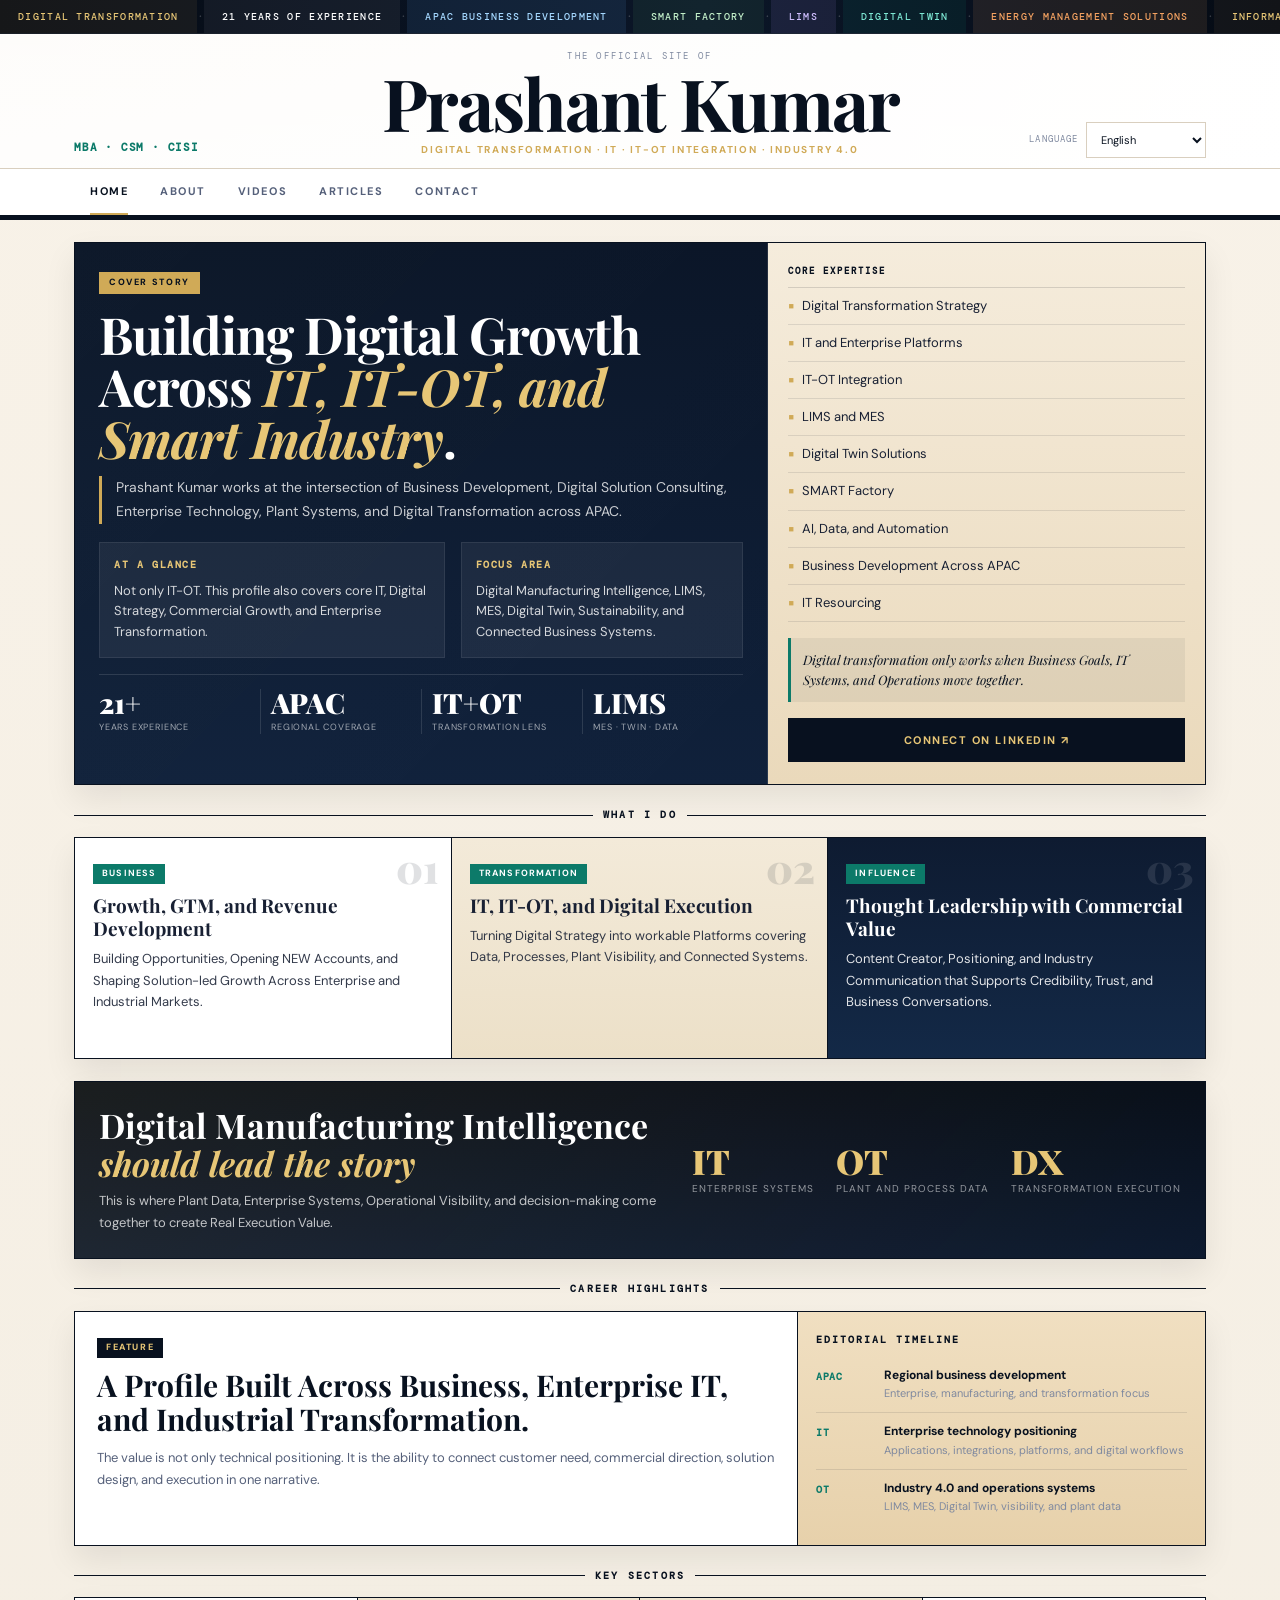
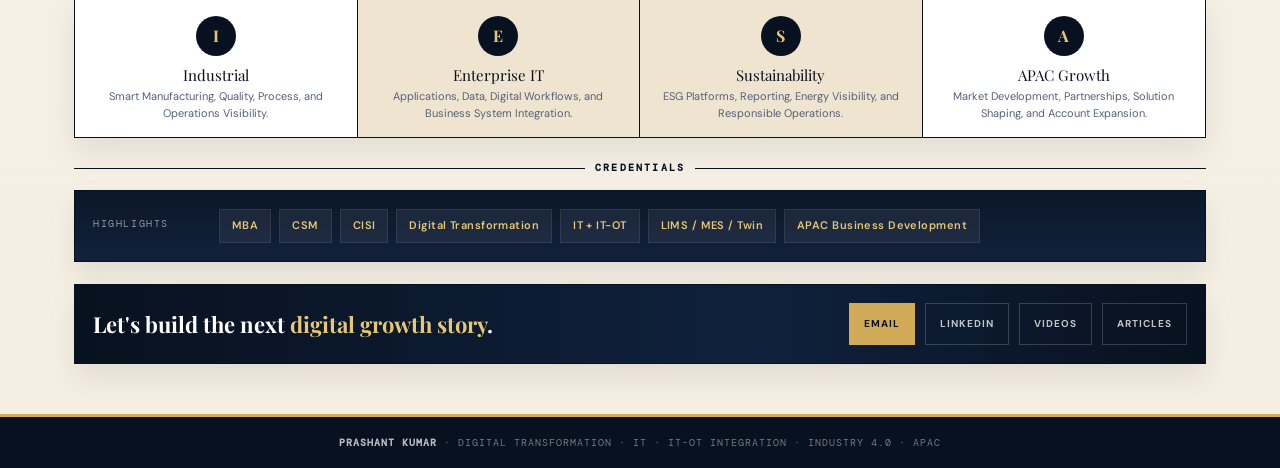
<file: index.html>
<!DOCTYPE html>
<html lang="en" dir="ltr">
<head>
  <meta charset="UTF-8" />
  <meta name="viewport" content="width=device-width, initial-scale=1.0" />
  <title>Prashant Kumar | Digital Transformation Leader</title>
  <link href="https://fonts.googleapis.com/css2?family=Playfair+Display:wght@400;600;700;900&family=DM+Sans:wght@300;400;500;600;700&family=DM+Mono:wght@400;500&display=swap" rel="stylesheet">

  <style>
    *, *::before, *::after {
      box-sizing: border-box;
      margin: 0;
      padding: 0;
    }

    :root{
      --ink:#08111f;
      --ink-2:#10203a;
      --ink-3:#183054;
      --gold:#d0aa57;
      --gold-light:#e7c676;
      --paper:#f5efe4;
      --paper-2:#efe4cf;
      --white:#ffffff;
      --text:#182033;
      --text-mid:#55607a;
      --text-soft:#7f899f;
      --line:#d9cfbf;
      --accent:#0c7a69;
      --max:1180px;
      --shadow:0 14px 30px rgba(0,0,0,0.08);
    }

    html { scroll-behavior: smooth; }

    body{
      font-family:'DM Sans',sans-serif;
      background:linear-gradient(180deg,#f8f2e8 0%,#f4eee3 100%);
      color:var(--text);
      font-size:15px;
      line-height:1.55;
      overflow-x:hidden;
    }

    body.rtl { direction: rtl; text-align: right; }
    a{ color:inherit; text-decoration:none; }
    img{ max-width:100%; display:block; }
    .wrap{ max-width:var(--max); margin:0 auto; }

    /* ── TOPBAR ── */
    .topbar{
      background:linear-gradient(90deg,#050b14,#0b1628 55%,#050b14);
      border-bottom:1px solid rgba(255,255,255,0.08);
      padding:0;
      overflow:hidden;
      height:34px;
      position:relative;
    }

    /* marquee track */
    .topbar-marquee{
      display:flex;
      align-items:center;
      height:34px;
      white-space:nowrap;
      animation: marqueeScroll 28s linear infinite;
    }

    .topbar-marquee:hover{ animation-play-state:paused; }

    @keyframes marqueeScroll{
      0%   { transform:translateX(0); }
      100% { transform:translateX(-50%); }
    }

    /* each word / phrase chip */
    .topbar-chip{
      display:inline-flex;
      align-items:center;
      padding:0 18px;
      height:34px;
      font-family:'DM Mono',monospace;
      font-size:10px;
      letter-spacing:.13em;
      text-transform:uppercase;
      font-weight:500;
      white-space:nowrap;
    }

    /* alternating contrast colours */
    .topbar-chip:nth-child(9n+1)  { color:#e7c676; background:rgba(208,170,87,0.08); }
    .topbar-chip:nth-child(9n+2)  { color:#7ee8d4; background:rgba(12,122,105,0.12); }
    .topbar-chip:nth-child(9n+3)  { color:#fff;    background:rgba(255,255,255,0.05); }
    .topbar-chip:nth-child(9n+4)  { color:#f4a261; background:rgba(244,162,97,0.10); }
    .topbar-chip:nth-child(9n+5)  { color:#a5d8ff; background:rgba(100,180,255,0.10); }
    .topbar-chip:nth-child(9n+6)  { color:#e7c676; background:rgba(208,170,87,0.06); }
    .topbar-chip:nth-child(9n+7)  { color:#c3f0ca; background:rgba(100,200,120,0.08); }
    .topbar-chip:nth-child(9n+8)  { color:#f9d5e5; background:rgba(249,213,229,0.08); }
    .topbar-chip:nth-child(9n+9)  { color:#d0bfff; background:rgba(180,150,255,0.10); }

    /* separator dot between chips */
    .topbar-sep{
      display:inline-block;
      color:rgba(255,255,255,0.22);
      font-size:14px;
      padding:0 2px;
      vertical-align:middle;
    }

    /* ── MASTHEAD ── */
    .masthead{
      background:
        linear-gradient(180deg, rgba(255,255,255,0.86), rgba(255,255,255,0.94)),
        linear-gradient(120deg, #f4ebdd, #fff);
      border-bottom:3px solid var(--ink);
    }

    .masthead-inner{
      max-width:var(--max);
      margin:0 auto;
      display:grid;
      grid-template-columns:1fr auto 1fr;
      gap:18px;
      align-items:end;
      padding:16px 24px 10px;
    }

    .masthead-left,
    .masthead-right{
      font-family:'DM Mono',monospace;
      font-size:10px;
      line-height:1.5;
      letter-spacing:.08em;
      text-transform:uppercase;
      color:var(--text-soft);
    }

    .masthead-left strong{
      display:block;
      color:var(--accent);
      font-size:11px;
      margin-bottom:2px;
    }

    .masthead-center{ text-align:center; }

    .name-pre{
      font-family:'DM Mono',monospace;
      font-size:9px;
      letter-spacing:.25em;
      text-transform:uppercase;
      color:var(--text-soft);
      margin-bottom:4px;
    }

    .masthead-center h1{
      font-family:'Playfair Display',serif;
      font-size:clamp(34px,6vw,72px);
      line-height:.95;
      color:var(--ink);
      letter-spacing:-.03em;
    }

    .tagline{
      margin-top:6px;
      font-size:10px;
      letter-spacing:.18em;
      text-transform:uppercase;
      color:var(--gold);
      font-weight:700;
    }

    .lang-box{
      display:flex;
      justify-content:flex-end;
      align-items:center;
      gap:8px;
      margin-top:8px;
      flex-wrap:wrap;
    }

    .lang-box label{
      font-size:9px;
      color:var(--text-soft);
      text-transform:uppercase;
      letter-spacing:.12em;
      font-family:'DM Mono',monospace;
    }

    .lang-select{
      background:var(--white);
      border:1px solid var(--line);
      color:var(--ink);
      padding:7px 10px;
      font-size:11px;
      min-height:36px;
      font-family:'DM Sans',sans-serif;
      min-width:120px;
    }

    /* ── NAV ── */
    nav{
      background:var(--white);
      border-top:1px solid var(--line);
      border-bottom:2px solid var(--ink);
      position:relative;
    }

    .nav-inner{
      max-width:var(--max);
      margin:0 auto;
      display:flex;
      align-items:center;
      justify-content:space-between;
      padding:0 24px;
    }

    nav ul{ list-style:none; display:flex; gap:0; }

    nav ul li a{
      display:flex;
      align-items:center;
      min-height:46px;
      padding:12px 16px;
      font-size:11px;
      letter-spacing:.14em;
      text-transform:uppercase;
      font-weight:700;
      color:var(--text-mid);
      position:relative;
    }

    nav ul li a:hover,
    nav ul li a.active{ color:var(--ink); }

    nav ul li a.active::after{
      content:"";
      position:absolute;
      left:16px; right:16px; bottom:0;
      height:2px;
      background:var(--gold);
    }

    .nav-toggle{
      display:none;
      border:none;
      background:none;
      min-width:44px; min-height:44px;
      cursor:pointer;
      flex-direction:column;
      justify-content:center;
      gap:4px;
    }

    .nav-toggle span{ width:24px; height:2px; background:var(--ink); display:block; }

    /* ── PAGE WRAP ── */
    .page-wrap{ padding:22px 24px 28px; }

    .section-divider{
      display:flex;
      align-items:center;
      gap:10px;
      margin:0 0 14px;
    }

    .section-divider::before,
    .section-divider::after{
      content:""; height:1px; flex:1; background:var(--ink);
    }

    .section-divider span{
      font-family:'DM Mono',monospace;
      font-size:10px;
      letter-spacing:.22em;
      text-transform:uppercase;
      color:var(--ink);
      font-weight:700;
      white-space:nowrap;
    }

    /* ── HERO ── */
    .hero-grid{
      display:grid;
      grid-template-columns:1.35fr .85fr;
      margin-bottom:22px;
      border:1.5px solid var(--ink);
      box-shadow:var(--shadow);
      overflow:hidden;
    }

    .hero-main{
      background:
        linear-gradient(135deg, rgba(255,255,255,.02), rgba(255,255,255,0)),
        linear-gradient(180deg, #091426 0%, #10213b 100%);
      color:var(--white);
      padding:26px 24px 22px;
      border-right:1.5px solid rgba(255,255,255,0.10);
      position:relative;
    }

    .hero-kicker{
      display:inline-block;
      background:var(--gold);
      color:var(--ink);
      font-size:9px;
      letter-spacing:.18em;
      text-transform:uppercase;
      font-weight:800;
      padding:4px 10px;
      margin-bottom:14px;
    }

    .hero-headline{
      font-family:'Playfair Display',serif;
      font-size:clamp(28px,4vw,52px);
      line-height:1.02;
      margin-bottom:12px;
      letter-spacing:-.02em;
      max-width:780px;
    }

    .hero-headline em{ color:var(--gold-light); font-style:italic; }

    .hero-deck{
      max-width:760px;
      color:rgba(255,255,255,0.78);
      font-size:14px;
      line-height:1.7;
      padding-left:14px;
      border-left:3px solid var(--gold);
      margin-bottom:18px;
    }

    body.rtl .hero-deck{
      padding-left:0; padding-right:14px;
      border-left:none; border-right:3px solid var(--gold);
    }

    .hero-split{
      display:grid;
      grid-template-columns:1.1fr .9fr;
      gap:16px;
      margin-bottom:16px;
    }

    .hero-note{
      background:rgba(255,255,255,0.06);
      border:1px solid rgba(255,255,255,0.08);
      padding:14px;
    }

    .hero-note h3{
      font-size:10px;
      letter-spacing:.16em;
      text-transform:uppercase;
      font-family:'DM Mono',monospace;
      color:var(--gold-light);
      margin-bottom:8px;
    }

    .hero-note p{ font-size:13px; color:rgba(255,255,255,0.82); line-height:1.6; }

    .stat-row{
      display:grid;
      grid-template-columns:repeat(4,1fr);
      gap:0;
      border-top:1px solid rgba(255,255,255,0.12);
      padding-top:14px;
    }

    .stat-item{ padding-right:10px; }

    .stat-item + .stat-item{
      border-left:1px solid rgba(255,255,255,0.12);
      padding-left:10px;
    }

    body.rtl .stat-item{ padding-right:0; padding-left:10px; }
    body.rtl .stat-item + .stat-item{
      border-left:none; border-right:1px solid rgba(255,255,255,0.12);
      padding-left:0; padding-right:10px;
    }

    .stat-num{
      font-family:'Playfair Display',serif;
      font-size:28px;
      line-height:1;
      color:var(--white);
      font-weight:900;
    }

    .stat-num span{ color:var(--gold-light); }

    .stat-label{
      margin-top:4px;
      font-size:9px;
      line-height:1.4;
      letter-spacing:.09em;
      text-transform:uppercase;
      color:rgba(255,255,255,0.60);
    }

    /* ── SIDEBAR ── */
    .hero-sidebar{
      background:linear-gradient(180deg, #f5ecdc 0%, #ead9bb 100%);
      color:var(--text);
      padding:22px 20px;
      display:flex;
      flex-direction:column;
      gap:16px;
    }

    .sidebar-section-title{
      font-size:9px;
      font-family:'DM Mono',monospace;
      text-transform:uppercase;
      letter-spacing:.22em;
      color:var(--ink);
      border-bottom:1px solid rgba(8,17,31,0.14);
      padding-bottom:8px;
      font-weight:700;
    }

    .expertise-list{ list-style:none; display:grid; gap:0; }

    .expertise-list li{
      padding:8px 0;
      font-size:13px;
      border-bottom:1px solid rgba(8,17,31,0.10);
      display:flex;
      align-items:flex-start;
      gap:8px;
      color:var(--text);
    }

    .expertise-list li::before{
      content:"■";
      color:var(--gold);
      font-size:9px;
      margin-top:4px;
    }

    .sidebar-quote{
      background:rgba(8,17,31,0.06);
      border-left:3px solid var(--accent);
      padding:12px;
      font-family:'Playfair Display',serif;
      font-style:italic;
      color:var(--ink);
      line-height:1.55;
      font-size:13px;
    }

    body.rtl .sidebar-quote{ border-left:none; border-right:3px solid var(--accent); }

    .cta-btn{
      min-height:44px;
      display:flex;
      align-items:center;
      justify-content:center;
      padding:10px 14px;
      background:var(--ink);
      color:var(--gold-light);
      font-size:11px;
      text-transform:uppercase;
      letter-spacing:.14em;
      font-weight:700;
      transition:.2s ease;
    }

    .cta-btn:hover{ background:var(--ink-3); }

    /* ── CARD GRID ── */
    .card-grid{
      display:grid;
      grid-template-columns:repeat(3,1fr);
      border:1.5px solid var(--ink);
      margin-bottom:22px;
      overflow:hidden;
      box-shadow:var(--shadow);
    }

    .card-item{
      position:relative;
      padding:22px 18px 18px;
      border-right:1px solid var(--ink);
      min-height:220px;
    }

    .card-item:nth-child(1){ background:var(--white); }
    .card-item:nth-child(2){ background:linear-gradient(180deg,#f3ead9,#ece0c8); }
    .card-item:nth-child(3){ background:linear-gradient(180deg,#0e1b31,#132947); color:var(--white); }
    .card-item:last-child{ border-right:none; }

    .card-num{
      position:absolute;
      top:10px; right:12px;
      font-family:'Playfair Display',serif;
      font-size:40px;
      line-height:1;
      font-weight:900;
      opacity:.12;
    }

    body.rtl .card-num{ right:auto; left:12px; }
    .card-item:nth-child(3) .card-num{ color:#fff; opacity:.10; }
    .card-item:not(:nth-child(3)) .card-num{ color:var(--ink); }

    .card-icon-tag{
      display:inline-block;
      margin-bottom:10px;
      padding:3px 9px;
      font-size:9px;
      font-weight:700;
      text-transform:uppercase;
      letter-spacing:.13em;
      background:var(--accent);
      color:#fff;
    }

    .card-title{ font-family:'Playfair Display',serif; font-size:19px; line-height:1.22; margin-bottom:8px; }
    .card-body{ font-size:13px; line-height:1.65; color:inherit; opacity:.88; }

    /* ── TL BANNER ── */
    .tl-banner{
      display:grid;
      grid-template-columns:1fr auto;
      gap:24px;
      align-items:center;
      background:
        linear-gradient(135deg, rgba(208,170,87,0.10), rgba(208,170,87,0)),
        linear-gradient(180deg, #060d18 0%, #0d1a2f 100%);
      color:#fff;
      padding:24px;
      border:1.5px solid var(--ink);
      margin-bottom:22px;
      box-shadow:var(--shadow);
    }

    .tl-banner-title{
      font-family:'Playfair Display',serif;
      font-size:clamp(22px,3vw,34px);
      line-height:1.12;
      margin-bottom:8px;
    }

    .tl-banner-title em{ color:var(--gold-light); font-style:italic; }

    .tl-banner-sub{
      font-size:13px;
      line-height:1.7;
      color:rgba(255,255,255,.74);
      max-width:760px;
    }

    .tl-metrics{ display:flex; gap:22px; flex-wrap:wrap; }

    .tl-metric-val{
      font-family:'Playfair Display',serif;
      font-size:34px;
      line-height:1;
      color:var(--gold-light);
      font-weight:900;
    }

    .tl-metric-label{
      margin-top:4px;
      font-size:10px;
      line-height:1.4;
      text-transform:uppercase;
      letter-spacing:.10em;
      color:rgba(255,255,255,.55);
    }

    /* ── FEATURE ROW ── */
    .feature-row{
      display:grid;
      grid-template-columns:1.6fr .9fr;
      border:1.5px solid var(--ink);
      margin-bottom:22px;
      overflow:hidden;
      box-shadow:var(--shadow);
    }

    .feature-main{
      background:var(--white);
      padding:22px 22px 18px;
      border-right:1.5px solid var(--ink);
    }

    .feature-side{
      background:linear-gradient(180deg,#f0dfc1 0%, #e7d1ab 100%);
      padding:20px 18px;
    }

    .feature-kicker{
      display:inline-block;
      margin-bottom:10px;
      padding:3px 9px;
      background:var(--ink);
      color:var(--gold-light);
      font-size:9px;
      letter-spacing:.18em;
      text-transform:uppercase;
      font-weight:800;
    }

    .feature-title{
      font-family:'Playfair Display',serif;
      font-size:clamp(22px,2.6vw,30px);
      line-height:1.15;
      margin-bottom:10px;
      color:var(--ink);
    }

    .feature-body{ font-size:13px; line-height:1.7; color:var(--text-mid); }

    .timeline-label{
      font-family:'DM Mono',monospace;
      font-size:10px;
      letter-spacing:.20em;
      text-transform:uppercase;
      color:var(--ink);
      font-weight:700;
      margin-bottom:10px;
    }

    .timeline{ list-style:none; display:grid; gap:0; }

    .timeline li{
      display:flex;
      gap:12px;
      align-items:flex-start;
      padding:10px 0;
      border-bottom:1px solid rgba(8,17,31,0.10);
    }

    .timeline li:last-child{ border-bottom:none; }

    .tl-year{
      min-width:56px;
      font-family:'DM Mono',monospace;
      font-size:10px;
      letter-spacing:.06em;
      color:var(--accent);
      font-weight:700;
      padding-top:2px;
    }

    .tl-role{ font-size:12px; line-height:1.35; color:var(--ink); font-weight:700; }
    .tl-company{ font-size:11px; color:var(--text-soft); margin-top:2px; }

    /* ── SECTORS ── */
    .sectors-grid{
      display:grid;
      grid-template-columns:repeat(4,1fr);
      border:1.5px solid var(--ink);
      margin-bottom:22px;
      overflow:hidden;
      box-shadow:var(--shadow);
    }

    .sector-item{
      padding:18px 14px 16px;
      border-right:1px solid var(--ink);
      text-align:center;
    }

    .sector-item:nth-child(1),.sector-item:nth-child(4){ background:var(--white); }
    .sector-item:nth-child(2),.sector-item:nth-child(3){ background:var(--paper-2); }
    .sector-item:last-child{ border-right:none; }

    .sector-icon{
      width:40px; height:40px;
      border-radius:50%;
      background:var(--ink);
      color:var(--gold-light);
      display:flex;
      align-items:center;
      justify-content:center;
      margin:0 auto 10px;
      font-family:'Playfair Display',serif;
      font-size:16px;
      font-weight:700;
    }

    .sector-name{ font-family:'Playfair Display',serif; font-size:15px; line-height:1.2; margin-bottom:4px; color:var(--ink); }
    .sector-desc{ font-size:11px; line-height:1.5; color:var(--text-mid); }

    /* ── CERTS ── */
    .cert-row{
      display:flex;
      align-items:flex-start;
      gap:16px;
      flex-wrap:wrap;
      background:linear-gradient(180deg,#0b1729,#12213a);
      border:1.5px solid var(--ink);
      padding:18px;
      margin-bottom:22px;
      box-shadow:var(--shadow);
    }

    .cert-label{
      min-width:110px;
      color:rgba(255,255,255,0.55);
      font-family:'DM Mono',monospace;
      font-size:10px;
      text-transform:uppercase;
      letter-spacing:.16em;
      padding-top:7px;
    }

    .cert-pills{ display:flex; gap:8px; flex-wrap:wrap; flex:1; }

    .cert-pill{
      min-height:34px;
      display:flex;
      align-items:center;
      padding:7px 12px;
      background:rgba(255,255,255,0.06);
      border:1px solid rgba(255,255,255,0.08);
      color:var(--gold-light);
      font-size:11px;
      font-weight:600;
      letter-spacing:.04em;
    }

    /* ── CONTACT ── */
    .contact-strip{
      display:flex;
      align-items:center;
      justify-content:space-between;
      gap:14px;
      flex-wrap:wrap;
      background:linear-gradient(90deg,#08111f,#0f213c 60%,#08111f);
      border:1.5px solid var(--ink);
      padding:18px;
      margin-bottom:22px;
      box-shadow:var(--shadow);
    }

    .contact-strip-left{
      font-family:'Playfair Display',serif;
      font-size:22px;
      line-height:1.2;
      color:#fff;
      font-weight:700;
    }

    .contact-strip-left span{ color:var(--gold-light); }

    .contact-links{ display:flex; gap:10px; flex-wrap:wrap; }

    .contact-link{
      min-height:42px;
      display:flex;
      align-items:center;
      justify-content:center;
      padding:10px 14px;
      border:1px solid rgba(255,255,255,0.18);
      color:rgba(255,255,255,0.75);
      font-size:10px;
      text-transform:uppercase;
      letter-spacing:.10em;
      font-weight:700;
    }

    .contact-link.primary{ background:var(--gold); color:var(--ink); border-color:var(--gold); }

    footer{
      background:var(--ink);
      color:rgba(255,255,255,0.44);
      border-top:3px solid var(--gold);
      text-align:center;
      padding:16px 18px;
      font-family:'DM Mono',monospace;
      font-size:10px;
      line-height:1.9;
      letter-spacing:.10em;
      text-transform:uppercase;
    }

    footer strong{ color:rgba(255,255,255,0.72); }

    /* ── RESPONSIVE ── */
    @media (max-width:1024px){
      .masthead-inner{ grid-template-columns:1fr auto; align-items:center; }
      .masthead-right{ display:none; }
      .masthead-left{ text-align:right; }
      .hero-grid,.feature-row,.tl-banner{ grid-template-columns:1fr; }
      .hero-main,.feature-main{ border-right:none; border-bottom:1.5px solid var(--ink); }
      .card-grid{ grid-template-columns:1fr 1fr; }
      .card-item:nth-child(2){ border-right:none; }
      .card-item:nth-child(3){ grid-column:1 / -1; border-top:1px solid var(--ink); }
      .sectors-grid{ grid-template-columns:1fr 1fr; }
      .sector-item:nth-child(2){ border-right:none; }
      .sector-item:nth-child(3),.sector-item:nth-child(4){ border-top:1px solid var(--ink); }
      .sector-item:nth-child(4){ border-right:none; }
      .stat-row{ grid-template-columns:repeat(2,1fr); gap:10px; }
      .stat-item + .stat-item{ border-left:none; padding-left:0; }
      body.rtl .stat-item + .stat-item{ border-right:none; padding-right:0; }
      .stat-item{ border-bottom:1px solid rgba(255,255,255,0.10); padding-bottom:10px; }
      .stat-item:nth-child(3),.stat-item:nth-child(4){ border-bottom:none; }
    }

    @media (max-width:640px){
      .masthead-inner{ grid-template-columns:1fr; text-align:center; padding:14px 16px 10px; gap:8px; }
      .masthead-left{ order:3; text-align:center; }
      .masthead-center{ order:1; }
      .masthead-center h1{ font-size:clamp(30px,12vw,46px); }
      .tagline{ font-size:9px; letter-spacing:.10em; }
      .lang-box{ justify-content:center; }
      .nav-toggle{ display:flex; }
      .nav-inner{ padding:0 16px; }
      nav ul{
        position:absolute; top:100%; left:0; right:0;
        background:var(--white);
        border-bottom:2px solid var(--ink);
        flex-direction:column;
        display:none; z-index:10;
      }
      nav ul.open{ display:flex; }
      nav ul li{ border-bottom:1px solid var(--line); }
      nav ul li:last-child{ border-bottom:none; }
      nav ul li a{ min-height:50px; padding:14px 18px; font-size:12px; }
      nav ul li a.active::after{ display:none; }
      nav ul li a.active{ background:var(--paper); }
      .page-wrap{ padding:16px; }
      .hero-main,.hero-sidebar,.feature-main,.feature-side,.tl-banner{ padding:18px 16px; }
      .hero-split{ grid-template-columns:1fr; gap:10px; }
      .hero-headline{ font-size:clamp(24px,8vw,36px); }
      .hero-deck{ font-size:13px; }
      .card-grid{ grid-template-columns:1fr; }
      .card-item{ border-right:none !important; border-bottom:1px solid var(--ink); min-height:auto; }
      .card-item:last-child{ border-bottom:none; }
      .sectors-grid{ grid-template-columns:1fr 1fr; }
      .contact-strip{ flex-direction:column; align-items:flex-start; }
      .contact-links{ width:100%; }
      .contact-link{ flex:1 1 calc(50% - 10px); }
      .tl-metrics{ width:100%; justify-content:space-between; }
    }

    @media (max-width:380px){
      .sectors-grid{ grid-template-columns:1fr; }
      .sector-item{ border-right:none !important; border-bottom:1px solid var(--ink); }
      .sector-item:last-child{ border-bottom:none; }
      .contact-link{ flex:1 1 100%; }
    }
  </style>
</head>
<body>

  <!-- ═══════════════ TOP BAR ═══════════════ -->
  <div class="topbar" aria-label="Expertise ticker">
    <div class="topbar-marquee" id="topbarMarquee">
      <!-- chips inserted by JS (doubled for seamless loop) -->
    </div>
  </div>

  <header class="masthead">
    <div class="masthead-inner">
      <div class="masthead-left">
        <strong id="leftStrong">MBA · CSM · CISI</strong>
      </div>

      <div class="masthead-center">
        <p class="name-pre" id="namePre">The Official Site of</p>
        <h1>Prashant Kumar</h1>
        <p class="tagline" id="tagline">Digital Transformation · ERP · Factory Automation · Industry 4.0 · LinkedIn Influencer · Singapore</p>
      </div>

      <div class="masthead-right">
        <div class="lang-box">
          <label for="langSwitch" id="langLabel">Language</label>
          <select id="langSwitch" class="lang-select">
            <option value="en">English</option>
            <option value="ja">Japanese</option>
            <option value="ko">Korean</option>
            <option value="zh">Chinese</option>
            <option value="th">Thai</option>
            <option value="vi">Vietnamese</option>
            <option value="fr">French</option>
            <option value="de">German</option>
            <option value="it">Italian</option>
            <option value="es">Spanish</option>
            <option value="ar">Arabic</option>
          </select>
        </div>
      </div>
    </div>

    <nav>
      <div class="nav-inner">
        <ul id="nav-menu">
          <li><a href="index.html" class="active" id="navHome">Home</a></li>
          <li><a href="about.html"    id="navAbout">About</a></li>
          <li><a href="videos.html"   id="navVideos">Videos</a></li>
          <li><a href="articles.html" id="navArticles">Articles</a></li>
          <li><a href="contact.html"  id="navContact">Contact</a></li>
        </ul>
        <button class="nav-toggle" id="nav-toggle" aria-label="Open menu" aria-expanded="false">
          <span></span><span></span><span></span>
        </button>
      </div>
    </nav>
  </header>

  <main class="page-wrap wrap">

    <section class="hero-grid">
      <div class="hero-main">
        <span class="hero-kicker" id="heroKicker">Cover Story</span>
        <h2 class="hero-headline" id="heroHeadline">
          Building Digital Growth Across <em>IT, IT-OT, and Smart Industry</em>.
        </h2>
        <p class="hero-deck" id="heroDeck">
          Prashant Kumar works at the intersection of Business Development, Digital Solution Consulting, Enterprise Technology, Plant Systems, and Digital Transformation across APAC.
        </p>
        <div class="hero-split">
          <div class="hero-note">
            <h3 id="note1Title">At a Glance</h3>
            <p id="note1Body">Not only IT-OT. This profile also covers core IT, Digital Strategy, Commercial Growth, and Enterprise Transformation.</p>
          </div>
          <div class="hero-note">
            <h3 id="note2Title">Focus Area</h3>
            <p id="note2Body">Digital Manufacturing Intelligence, LIMS, MES, Digital Twin, Sustainability, and Connected Business Systems.</p>
          </div>
        </div>
        <div class="stat-row">
          <div class="stat-item">
            <div class="stat-num" id="statNum1">21+</div>
            <div class="stat-label" id="stat1">Years Experience</div>
          </div>
          <div class="stat-item">
            <div class="stat-num" id="statNum2">APAC</div>
            <div class="stat-label" id="stat2">Regional Coverage</div>
          </div>
          <div class="stat-item">
            <div class="stat-num" id="statNum3">IT+OT</div>
            <div class="stat-label" id="stat3">Transformation Lens</div>
          </div>
          <div class="stat-item">
            <div class="stat-num" id="statNum4">LIMS</div>
            <div class="stat-label" id="stat4">MES · Twin · Data</div>
          </div>
        </div>
      </div>

      <aside class="hero-sidebar">
        <div>
          <div class="sidebar-section-title" id="expertiseTitle">Core Expertise</div>
          <ul class="expertise-list">
            <li id="exp1">Digital Transformation Strategy</li>
            <li id="exp2">IT and Enterprise Platforms</li>
            <li id="exp3">IT-OT Integration</li>
            <li id="exp4">LIMS and MES</li>
            <li id="exp5">Digital Twin Solutions</li>
            <li id="exp6">SMART Factory</li>
            <li id="exp7">AI, Data, and Automation</li>
            <li id="exp8">Business Development Across APAC</li>
            <li id="exp9">IT Resourcing</li>
          </ul>
        </div>
        <div class="sidebar-quote" id="quote">
          Digital transformation only works when Business Goals, IT Systems, and Operations move together.
        </div>
        <a class="cta-btn" href="https://www.linkedin.com/in/prashant-kumar-digital/" target="_blank" rel="noreferrer" id="ctaLinkedIn">
          Connect on LinkedIn ↗
        </a>
      </aside>
    </section>

    <div class="section-divider"><span id="divider1">What I Do</span></div>

    <section class="card-grid">
      <article class="card-item">
        <span class="card-num">01</span>
        <span class="card-icon-tag" id="cardTag1">Business</span>
        <h3 class="card-title" id="cardTitle1">Growth, GTM, and Revenue Development</h3>
        <p class="card-body" id="cardBody1">Building Opportunities, Opening NEW Accounts, and Shaping Solution-led Growth Across Enterprise and Industrial Markets.</p>
      </article>
      <article class="card-item">
        <span class="card-num">02</span>
        <span class="card-icon-tag" id="cardTag2">Transformation</span>
        <h3 class="card-title" id="cardTitle2">IT, IT-OT, and Digital Execution</h3>
        <p class="card-body" id="cardBody2">Turning Digital Strategy into workable Platforms covering Data, Processes, Plant Visibility, and Connected Systems.</p>
      </article>
      <article class="card-item">
        <span class="card-num">03</span>
        <span class="card-icon-tag" id="cardTag3">Influence</span>
        <h3 class="card-title" id="cardTitle3">Thought Leadership with Commercial Value</h3>
        <p class="card-body" id="cardBody3">Content Creator, Positioning, and Industry Communication that Supports Credibility, Trust, and Business Conversations.</p>
      </article>
    </section>

    <section class="tl-banner">
      <div>
        <h3 class="tl-banner-title" id="bannerTitle">Digital Manufacturing Intelligence <em>should lead the story</em></h3>
        <p class="tl-banner-sub" id="bannerBody">This is where Plant Data, Enterprise Systems, Operational Visibility, and decision-making come together to create Real Execution Value.</p>
      </div>
      <div class="tl-metrics">
        <div>
          <div class="tl-metric-val" id="metricVal1">IT</div>
          <div class="tl-metric-label" id="metric1">Enterprise Systems</div>
        </div>
        <div>
          <div class="tl-metric-val" id="metricVal2">OT</div>
          <div class="tl-metric-label" id="metric2">Plant and Process Data</div>
        </div>
        <div>
          <div class="tl-metric-val" id="metricVal3">DX</div>
          <div class="tl-metric-label" id="metric3">Transformation Execution</div>
        </div>
      </div>
    </section>

    <div class="section-divider"><span id="divider2">Career Highlights</span></div>

    <section class="feature-row">
      <div class="feature-main">
        <span class="feature-kicker" id="featureKicker">Feature</span>
        <h3 class="feature-title" id="featureTitle">A Profile Built Across Business, Enterprise IT, and Industrial Transformation.</h3>
        <p class="feature-body" id="featureBody">The value is not only technical positioning. It is the ability to connect customer need, commercial direction, solution design, and execution in one narrative.</p>
      </div>
      <div class="feature-side">
        <div class="timeline-label" id="timelineTitle">Editorial Timeline</div>
        <ul class="timeline">
          <li>
            <div class="tl-year" id="timeYear1">APAC</div>
            <div>
              <div class="tl-role" id="time1Role">Regional business development</div>
              <div class="tl-company" id="time1Comp">Enterprise, manufacturing, and transformation focus</div>
            </div>
          </li>
          <li>
            <div class="tl-year" id="timeYear2">IT</div>
            <div>
              <div class="tl-role" id="time2Role">Enterprise technology positioning</div>
              <div class="tl-company" id="time2Comp">Applications, integrations, platforms, and digital workflows</div>
            </div>
          </li>
          <li>
            <div class="tl-year" id="timeYear3">OT</div>
            <div>
              <div class="tl-role" id="time3Role">Industry 4.0 and operations systems</div>
              <div class="tl-company" id="time3Comp">LIMS, MES, Digital Twin, visibility, and plant data</div>
            </div>
          </li>
        </ul>
      </div>
    </section>

    <div class="section-divider"><span id="divider3">Key Sectors</span></div>

    <section class="sectors-grid">
      <div class="sector-item">
        <div class="sector-icon" id="sectorIcon1">I</div>
        <div class="sector-name" id="sector1">Industrial</div>
        <div class="sector-desc" id="sector1Desc">Smart Manufacturing, Quality, Process, and Operations Visibility.</div>
      </div>
      <div class="sector-item">
        <div class="sector-icon" id="sectorIcon2">E</div>
        <div class="sector-name" id="sector2">Enterprise IT</div>
        <div class="sector-desc" id="sector2Desc">Applications, Data, Digital Workflows, and Business System Integration.</div>
      </div>
      <div class="sector-item">
        <div class="sector-icon" id="sectorIcon3">S</div>
        <div class="sector-name" id="sector3">Sustainability</div>
        <div class="sector-desc" id="sector3Desc">ESG Platforms, Reporting, Energy Visibility, and Responsible Operations.</div>
      </div>
      <div class="sector-item">
        <div class="sector-icon" id="sectorIcon4">A</div>
        <div class="sector-name" id="sector4">APAC Growth</div>
        <div class="sector-desc" id="sector4Desc">Market Development, Partnerships, Solution Shaping, and Account Expansion.</div>
      </div>
    </section>

    <div class="section-divider"><span id="divider4">Credentials</span></div>

    <section class="cert-row">
      <div class="cert-label" id="credLabel">Highlights</div>
      <div class="cert-pills">
        <span class="cert-pill" id="pillMBA">MBA</span>
        <span class="cert-pill" id="pillCSM">CSM</span>
        <span class="cert-pill" id="pillCISI">CISI</span>
        <span class="cert-pill" id="pill1">Digital Transformation</span>
        <span class="cert-pill" id="pill2">IT + IT-OT</span>
        <span class="cert-pill" id="pill3">LIMS / MES / Twin</span>
        <span class="cert-pill" id="pill4">APAC Business Development</span>
      </div>
    </section>

    <section class="contact-strip">
      <div class="contact-strip-left" id="contactLine">
        Let's build the next <span>digital growth story</span>.
      </div>
      <div class="contact-links">
        <a class="contact-link primary" href="mailto:prashantkumar18@gmail.com" id="contactEmail">Email</a>
        <a class="contact-link" href="https://www.linkedin.com/in/prashant-kumar-digital/" target="_blank" rel="noreferrer" id="contactLinkedIn">LinkedIn</a>
        <a class="contact-link" href="videos.html"   id="contactVideos">Videos</a>
        <a class="contact-link" href="articles.html" id="contactArticles">Articles</a>
      </div>
    </section>

  </main>

  <footer id="footerText">
    <strong>Prashant Kumar</strong> · Digital Transformation · IT · IT-OT Integration · Industry 4.0 · APAC
  </footer>

  <script>
  /* ─── TOPBAR MARQUEE ─── */
  const CHIPS = [
    "Digital Transformation",
    "21 Years of Experience",
    "APAC Business Development",
    "SMART Factory",
    "LIMS",
    "Digital Twin",
    "Energy Management Solutions",
    "Information Technology",
    "IT-OT Data",
    "AI Development & Deployment"
  ];

  function buildMarquee() {
    const track = document.getElementById('topbarMarquee');
    if (!track) return;

    // Build one full set, then duplicate for seamless looping
    const allChips = [...CHIPS, ...CHIPS];

    allChips.forEach((text, i) => {
      const chip = document.createElement('span');
      chip.className = 'topbar-chip';
      chip.textContent = text;
      track.appendChild(chip);

      if (i < allChips.length - 1) {
        const sep = document.createElement('span');
        sep.className = 'topbar-sep';
        sep.textContent = '·';
        track.appendChild(sep);
      }
    });
  }

  buildMarquee();

  /* ─── NAV TOGGLE ─── */
  const navToggle = document.getElementById('nav-toggle');
  const navMenu   = document.getElementById('nav-menu');

  if (navToggle && navMenu) {
    navToggle.addEventListener('click', () => {
      navMenu.classList.toggle('open');
      const expanded = navMenu.classList.contains('open');
      navToggle.setAttribute('aria-expanded', expanded ? 'true' : 'false');
      navToggle.setAttribute('aria-label', expanded ? 'Close menu' : 'Open menu');
    });

    navMenu.querySelectorAll('a').forEach(link => {
      link.addEventListener('click', () => {
        navMenu.classList.remove('open');
        navToggle.setAttribute('aria-expanded', 'false');
        navToggle.setAttribute('aria-label', 'Open menu');
      });
    });

    document.addEventListener('click', (e) => {
      if (!e.target.closest('nav')) {
        navMenu.classList.remove('open');
        navToggle.setAttribute('aria-expanded', 'false');
        navToggle.setAttribute('aria-label', 'Open menu');
      }
    });
  }

  /* ─── TRANSLATIONS ─── */
  const translations = {
    en: {
      topbarText: "Singapore • APAC • Digital Transformation • IT + IT-OT • Industry 4.0",
      leftStrong: "MBA · CSM · CISI",
      namePre: "The Official Site of",
      tagline: "Digital Transformation · IT · IT-OT Integration · Industry 4.0",
      langLabel: "Language",
      navHome: "Home", navAbout: "About", navVideos: "Videos", navArticles: "Articles", navContact: "Contact",
      heroKicker: "Cover Story",
      heroHeadline: "Building Digital Growth Across <em>IT, IT-OT, and Smart Industry</em>.",
      heroDeck: "Prashant Kumar works at the intersection of Business Development, Digital Solution Consulting, Enterprise Technology, Plant Systems, and Digital Transformation across APAC.",
      note1Title: "At a Glance",
      note1Body: "Not only IT-OT. This profile also covers core IT, Digital Strategy, Commercial Growth, and Enterprise Transformation.",
      note2Title: "Focus Area",
      note2Body: "Digital Manufacturing Intelligence, LIMS, MES, Digital Twin, Sustainability, and Connected Business Systems.",
      statNum1: "21+", stat1: "Years Experience",
      statNum2: "APAC", stat2: "Regional Coverage",
      statNum3: "IT+OT", stat3: "Transformation Lens",
      statNum4: "LIMS", stat4: "MES · Twin · Data",
      expertiseTitle: "Core Expertise",
      exp1: "Digital Transformation Strategy", exp2: "IT and Enterprise Platforms", exp3: "IT-OT Integration",
      exp4: "LIMS and MES", exp5: "Digital Twin Solutions", exp6: "SMART Factory",
      exp7: "AI, Data, and Automation", exp8: "Business Development Across APAC", exp9: "IT Resourcing",
      quote: "Digital transformation only works when Business Goals, IT Systems, and Operations move together.",
      ctaLinkedIn: "Connect on LinkedIn ↗",
      divider1: "What I Do",
      cardTag1: "Business", cardTitle1: "Growth, GTM, and Revenue Development",
      cardBody1: "Building Opportunities, Opening NEW Accounts, and Shaping Solution-led Growth Across Enterprise and Industrial Markets.",
      cardTag2: "Transformation", cardTitle2: "IT, IT-OT, and Digital Execution",
      cardBody2: "Turning Digital Strategy into workable Platforms covering Data, Processes, Plant Visibility, and Connected Systems.",
      cardTag3: "Influence", cardTitle3: "Thought Leadership with Commercial Value",
      cardBody3: "Content Creator, Positioning, and Industry Communication that Supports Credibility, Trust, and Business Conversations.",
      bannerTitle: "Digital Manufacturing Intelligence <em>should lead the story</em>",
      bannerBody: "This is where Plant Data, Enterprise Systems, Operational Visibility, and decision-making come together to create Real Execution Value.",
      metricVal1: "IT", metric1: "Enterprise Systems",
      metricVal2: "OT", metric2: "Plant and Process Data",
      metricVal3: "DX", metric3: "Transformation Execution",
      divider2: "Career Highlights",
      featureKicker: "Feature",
      featureTitle: "A Profile Built Across Business, Enterprise IT, and Industrial Transformation.",
      featureBody: "The value is not only technical positioning. It is the ability to connect customer need, commercial direction, solution design, and execution in one narrative.",
      timelineTitle: "Editorial Timeline",
      timeYear1: "APAC", time1Role: "Regional business development", time1Comp: "Enterprise, manufacturing, and transformation focus",
      timeYear2: "IT", time2Role: "Enterprise technology positioning", time2Comp: "Applications, integrations, platforms, and digital workflows",
      timeYear3: "OT", time3Role: "Industry 4.0 and operations systems", time3Comp: "LIMS, MES, Digital Twin, visibility, and plant data",
      divider3: "Key Sectors",
      sectorIcon1: "I", sector1: "Industrial", sector1Desc: "Smart Manufacturing, Quality, Process, and Operations Visibility.",
      sectorIcon2: "E", sector2: "Enterprise IT", sector2Desc: "Applications, Data, Digital Workflows, and Business System Integration.",
      sectorIcon3: "S", sector3: "Sustainability", sector3Desc: "ESG Platforms, Reporting, Energy Visibility, and Responsible Operations.",
      sectorIcon4: "A", sector4: "APAC Growth", sector4Desc: "Market Development, Partnerships, Solution Shaping, and Account Expansion.",
      divider4: "Credentials", credLabel: "Highlights",
      pillMBA: "MBA", pillCSM: "CSM", pillCISI: "CISI",
      pill1: "Digital Transformation", pill2: "IT + IT-OT", pill3: "LIMS / MES / Twin", pill4: "APAC Business Development",
      contactLine: "Let's build the next <span>digital growth story</span>.",
      contactEmail: "Email", contactLinkedIn: "LinkedIn", contactVideos: "Videos", contactArticles: "Articles",
      footerText: "<strong>Prashant Kumar</strong> · Digital Transformation · IT · IT-OT Integration · Industry 4.0 · APAC"
    },

    ja: {
      leftStrong: "MBA · CSM · CISI", namePre: "公式サイト",
      tagline: "デジタルトランスフォーメーション · IT · IT-OT統合 · インダストリー4.0",
      langLabel: "言語", navHome: "ホーム", navAbout: "概要", navVideos: "動画", navArticles: "記事", navContact: "連絡先",
      heroKicker: "特集",
      heroHeadline: "<em>IT、IT-OT、スマート産業</em>を横断してデジタル成長をつくる。",
      heroDeck: "Prashant Kumarは、APAC全域で事業開発、企業IT、現場システム、デジタル変革をつなぎます。",
      note1Title: "概要", note1Body: "IT-OTだけではありません。コアIT、デジタル戦略、商業成長、企業変革もカバーします。",
      note2Title: "重点領域", note2Body: "デジタル製造インテリジェンス、LIMS、MES、デジタルツイン、サステナビリティ、接続型ビジネスシステム。",
      statNum1: "21+", stat1: "経験年数", statNum2: "APAC", stat2: "地域カバレッジ",
      statNum3: "IT+OT", stat3: "変革視点", statNum4: "LIMS", stat4: "MES · ツイン · データ",
      expertiseTitle: "主要専門領域",
      exp1: "デジタル変革戦略", exp2: "ITとエンタープライズ基盤", exp3: "IT-OT統合",
      exp4: "LIMSとMES", exp5: "デジタルツインソリューション", exp6: "スマートファクトリー",
      exp7: "AI、データ、自動化", exp8: "APAC全域の事業開発", exp9: "ITリソーシング",
      quote: "デジタル変革は、ビジネス目標、ITシステム、現場運用が一体で動く時に初めて機能します。",
      ctaLinkedIn: "LinkedInでつながる ↗",
      divider1: "主な取り組み",
      cardTag1: "事業", cardTitle1: "成長、GTM、売上開発", cardBody1: "新規案件の創出、アカウント開拓、提案型成長を推進します。",
      cardTag2: "変革", cardTitle2: "IT、IT-OT、デジタル実行", cardBody2: "デジタル戦略を、データ、業務、現場可視化、接続システムに落とし込みます。",
      cardTag3: "発信", cardTitle3: "商業価値につながる思想発信", cardBody3: "信頼、信用、商談形成につながるコンテンツとポジショニングをつくります。",
      bannerTitle: "デジタル製造インテリジェンスが <em>主役であるべきです</em>",
      bannerBody: "現場データ、企業システム、運用可視化、意思決定がここでつながり、実行価値を生みます。",
      metricVal1: "IT", metric1: "企業システム", metricVal2: "OT", metric2: "現場・プロセスデータ", metricVal3: "DX", metric3: "変革実行",
      divider2: "キャリアハイライト", featureKicker: "特集",
      featureTitle: "事業、企業IT、産業変革を横断して築いたプロフィール。",
      featureBody: "価値は技術訴求だけではありません。顧客課題、商業戦略、ソリューション設計、実行を一つの物語にできます。",
      timelineTitle: "キャリアの流れ",
      timeYear1: "APAC", time1Role: "地域事業開発", time1Comp: "企業、製造、変革領域に注力",
      timeYear2: "IT", time2Role: "企業ITポジショニング", time2Comp: "アプリ、統合、基盤、デジタル業務",
      timeYear3: "OT", time3Role: "インダストリー4.0と運用システム", time3Comp: "LIMS、MES、デジタルツイン、可視化、現場データ",
      divider3: "主要分野",
      sectorIcon1: "工", sector1: "産業", sector1Desc: "スマート製造、品質、プロセス、運用可視化。",
      sectorIcon2: "企", sector2: "エンタープライズIT", sector2Desc: "アプリ、データ、デジタル業務、基幹連携。",
      sectorIcon3: "持", sector3: "サステナビリティ", sector3Desc: "ESG基盤、報告、エネルギー可視化、責任ある運用。",
      sectorIcon4: "A", sector4: "APAC成長", sector4Desc: "市場開拓、提携、提案設計、アカウント拡大。",
      divider4: "資格と強み", credLabel: "ハイライト",
      pillMBA: "MBA", pillCSM: "CSM", pillCISI: "CISI",
      pill1: "デジタル変革", pill2: "IT + IT-OT", pill3: "LIMS / MES / ツイン", pill4: "APAC事業開発",
      contactLine: "次の<span>デジタル成長ストーリー</span>を一緒につくりましょう。",
      contactEmail: "メール", contactLinkedIn: "LinkedIn", contactVideos: "動画", contactArticles: "記事",
      footerText: "<strong>Prashant Kumar</strong> · デジタルトランスフォーメーション · IT · IT-OT統合 · インダストリー4.0 · APAC"
    },

    ko: {
      leftStrong: "MBA · CSM · CISI", namePre: "공식 사이트",
      tagline: "디지털 전환 · IT · IT-OT 통합 · 인더스트리 4.0",
      langLabel: "언어", navHome: "홈", navAbout: "소개", navVideos: "영상", navArticles: "아티클", navContact: "문의",
      heroKicker: "커버 스토리",
      heroHeadline: "<em>IT, IT-OT, 스마트 산업</em> 전반의 디지털 성장을 구축합니다.",
      heroDeck: "Prashant Kumar는 APAC 전역에서 사업개발, 엔터프라이즈 기술, 현장 시스템, 디지털 전환을 연결합니다.",
      note1Title: "한눈에 보기", note1Body: "IT-OT만이 아닙니다. 핵심 IT, 디지털 전략, 상업 성장, 엔터프라이즈 전환도 포함합니다.",
      note2Title: "집중 분야", note2Body: "디지털 제조 인텔리전스, LIMS, MES, 디지털 트윈, 지속가능성, 연결된 비즈니스 시스템.",
      statNum1: "21+", stat1: "경력 연수", statNum2: "APAC", stat2: "지역 범위",
      statNum3: "IT+OT", stat3: "전환 관점", statNum4: "LIMS", stat4: "MES · 트윈 · 데이터",
      expertiseTitle: "핵심 전문 분야",
      exp1: "디지털 전환 전략", exp2: "IT 및 엔터프라이즈 플랫폼", exp3: "IT-OT 통합",
      exp4: "LIMS 및 MES", exp5: "디지털 트윈 솔루션", exp6: "스마트 팩토리",
      exp7: "AI, 데이터, 자동화", exp8: "APAC 전역 사업개발", exp9: "IT 리소싱",
      quote: "디지털 전환은 비즈니스 목표, IT 시스템, 운영이 함께 움직일 때만 제대로 작동합니다.",
      ctaLinkedIn: "LinkedIn에서 연결 ↗",
      divider1: "내가 하는 일",
      cardTag1: "비즈니스", cardTitle1: "성장, GTM, 매출 개발", cardBody1: "기회 발굴, 신규 계정 개척, 솔루션 중심 성장을 추진합니다.",
      cardTag2: "전환", cardTitle2: "IT, IT-OT, 디지털 실행", cardBody2: "디지털 전략을 데이터, 프로세스, 현장 가시성, 연결 시스템으로 실현합니다.",
      cardTag3: "영향력", cardTitle3: "상업적 가치를 만드는 사고 리더십", cardBody3: "신뢰와 비즈니스 대화를 이끄는 콘텐츠와 포지셔닝을 만듭니다.",
      bannerTitle: "디지털 제조 인텔리전스가 <em>이야기의 중심이 되어야 합니다</em>",
      bannerBody: "현장 데이터, 엔터프라이즈 시스템, 운영 가시성, 의사결정이 여기서 연결되어 실행 가치를 만듭니다.",
      metricVal1: "IT", metric1: "엔터프라이즈 시스템", metricVal2: "OT", metric2: "현장 및 공정 데이터", metricVal3: "DX", metric3: "전환 실행",
      divider2: "커리어 하이라이트", featureKicker: "특집",
      featureTitle: "비즈니스, 엔터프라이즈 IT, 산업 전환 전반에 걸쳐 구축된 프로필.",
      featureBody: "가치는 기술 포지셔닝에만 있지 않습니다. 고객 니즈, 상업 방향, 솔루션 설계, 실행을 하나의 흐름으로 연결합니다.",
      timelineTitle: "커리어 타임라인",
      timeYear1: "APAC", time1Role: "지역 사업개발", time1Comp: "엔터프라이즈, 제조, 전환 중심",
      timeYear2: "IT", time2Role: "엔터프라이즈 기술 포지셔닝", time2Comp: "애플리케이션, 통합, 플랫폼, 디지털 워크플로",
      timeYear3: "OT", time3Role: "인더스트리 4.0 및 운영 시스템", time3Comp: "LIMS, MES, 디지털 트윈, 가시성, 현장 데이터",
      divider3: "주요 분야",
      sectorIcon1: "산", sector1: "산업", sector1Desc: "스마트 제조, 품질, 공정, 운영 가시성.",
      sectorIcon2: "기", sector2: "엔터프라이즈 IT", sector2Desc: "애플리케이션, 데이터, 디지털 워크플로, 비즈니스 시스템 통합.",
      sectorIcon3: "지", sector3: "지속가능성", sector3Desc: "ESG 플랫폼, 보고, 에너지 가시성, 책임 있는 운영.",
      sectorIcon4: "A", sector4: "APAC 성장", sector4Desc: "시장 개발, 파트너십, 솔루션 구상, 계정 확장.",
      divider4: "자격 및 강점", credLabel: "하이라이트",
      pillMBA: "MBA", pillCSM: "CSM", pillCISI: "CISI",
      pill1: "디지털 전환", pill2: "IT + IT-OT", pill3: "LIMS / MES / 트윈", pill4: "APAC 사업개발",
      contactLine: "다음 <span>디지털 성장 스토리</span>를 함께 만듭시다.",
      contactEmail: "이메일", contactLinkedIn: "LinkedIn", contactVideos: "영상", contactArticles: "아티클",
      footerText: "<strong>Prashant Kumar</strong> · 디지털 전환 · IT · IT-OT 통합 · 인더스트리 4.0 · APAC"
    },

    zh: {
      leftStrong: "MBA · CSM · CISI", namePre: "官方网站",
      tagline: "数字化转型 · IT · IT-OT集成 · 工业4.0",
      langLabel: "语言", navHome: "首页", navAbout: "关于", navVideos: "视频", navArticles: "文章", navContact: "联系",
      heroKicker: "封面故事",
      heroHeadline: "在<em>IT、IT-OT与智能工业</em>之间构建数字增长。",
      heroDeck: "Prashant Kumar专注于亚太地区的业务拓展、企业技术、工厂系统与数字化转型。",
      note1Title: "一览", note1Body: "不仅仅是IT-OT。本页面同样涵盖核心IT、数字战略、商业增长与企业转型。",
      note2Title: "重点领域", note2Body: "数字制造智能、LIMS、MES、数字孪生、可持续发展以及互联业务系统。",
      statNum1: "21+", stat1: "年经验", statNum2: "APAC", stat2: "区域覆盖",
      statNum3: "IT+OT", stat3: "转型视角", statNum4: "LIMS", stat4: "MES · 孪生 · 数据",
      expertiseTitle: "核心专长",
      exp1: "数字化转型战略", exp2: "IT与企业平台", exp3: "IT-OT集成",
      exp4: "LIMS与MES", exp5: "数字孪生解决方案", exp6: "智能工厂",
      exp7: "AI、数据与自动化", exp8: "APAC业务拓展", exp9: "IT资源",
      quote: "只有当业务目标、IT系统和运营协同推进时，数字化转型才真正有效。",
      ctaLinkedIn: "在 LinkedIn 上联系 ↗",
      divider1: "我做什么",
      cardTag1: "业务", cardTitle1: "增长、GTM与收入发展", cardBody1: "在企业与工业市场中开拓机会、发展客户，推动以解决方案为导向的增长。",
      cardTag2: "转型", cardTitle2: "IT、IT-OT与数字执行", cardBody2: "把数字战略落地为数据、流程、工厂可视化和互联系统。",
      cardTag3: "影响力", cardTitle3: "具备商业价值的思想领导力", cardBody3: "通过内容、定位与行业沟通建立可信度、信任与商业对话。",
      bannerTitle: "数字制造智能 <em>应该成为核心主线</em>",
      bannerBody: "工厂数据、企业系统、运营可视化与决策在这里融合，形成真正的执行价值。",
      metricVal1: "IT", metric1: "企业系统", metricVal2: "OT", metric2: "工厂与流程数据", metricVal3: "DX", metric3: "转型执行",
      divider2: "职业亮点", featureKicker: "专题",
      featureTitle: "横跨业务、企业IT与工业转型而建立的职业画像。",
      featureBody: "价值不只在技术表达，更在于把客户需求、商业方向、方案设计与执行连接成一个完整故事。",
      timelineTitle: "职业时间线",
      timeYear1: "APAC", time1Role: "区域业务拓展", time1Comp: "聚焦企业、制造与转型",
      timeYear2: "IT", time2Role: "企业技术定位", time2Comp: "应用、集成、平台与数字工作流",
      timeYear3: "OT", time3Role: "工业4.0与运营系统", time3Comp: "LIMS、MES、数字孪生、可视化与工厂数据",
      divider3: "关键领域",
      sectorIcon1: "工", sector1: "工业", sector1Desc: "智能制造、质量、流程与运营可视化。",
      sectorIcon2: "企", sector2: "企业IT", sector2Desc: "应用、数据、数字工作流与业务系统集成。",
      sectorIcon3: "可", sector3: "可持续发展", sector3Desc: "ESG平台、报告、能源可视化与责任运营。",
      sectorIcon4: "A", sector4: "APAC增长", sector4Desc: "市场拓展、合作伙伴、方案塑造与客户扩展。",
      divider4: "资历与优势", credLabel: "亮点",
      pillMBA: "MBA", pillCSM: "CSM", pillCISI: "CISI",
      pill1: "数字化转型", pill2: "IT + IT-OT", pill3: "LIMS / MES / 孪生", pill4: "APAC业务拓展",
      contactLine: "一起打造下一段<span>数字增长故事</span>。",
      contactEmail: "邮箱", contactLinkedIn: "LinkedIn", contactVideos: "视频", contactArticles: "文章",
      footerText: "<strong>Prashant Kumar</strong> · 数字化转型 · IT · IT-OT集成 · 工业4.0 · APAC"
    },

    th: {
      leftStrong: "MBA · CSM · CISI", namePre: "เว็บไซต์อย่างเป็นทางการ",
      tagline: "การเปลี่ยนผ่านดิจิทัล · IT · การบูรณาการ IT-OT · อุตสาหกรรม 4.0",
      langLabel: "ภาษา", navHome: "หน้าแรก", navAbout: "เกี่ยวกับ", navVideos: "วิดีโอ", navArticles: "บทความ", navContact: "ติดต่อ",
      heroKicker: "เรื่องเด่น",
      heroHeadline: "ขับเคลื่อนการเติบโตดิจิทัลผ่าน <em>IT, IT-OT และอุตสาหกรรมอัจฉริยะ</em>",
      heroDeck: "Prashant Kumar ทำงานที่จุดเชื่อมระหว่างการพัฒนาธุรกิจ เทคโนโลยีองค์กร ระบบโรงงาน และการเปลี่ยนผ่านดิจิทัลทั่ว APAC",
      note1Title: "ภาพรวม", note1Body: "ไม่ใช่แค่ IT-OT เท่านั้น โปรไฟล์นี้ยังครอบคลุม IT หลัก กลยุทธ์ดิจิทัล การเติบโตเชิงพาณิชย์ และการเปลี่ยนแปลงองค์กร",
      note2Title: "จุดเน้น", note2Body: "Digital Manufacturing Intelligence, LIMS, MES, Digital Twin, ความยั่งยืน และระบบธุรกิจที่เชื่อมต่อกัน",
      statNum1: "21+", stat1: "ปีประสบการณ์", statNum2: "APAC", stat2: "การครอบคลุมภูมิภาค",
      statNum3: "IT+OT", stat3: "มุมมองการเปลี่ยนผ่าน", statNum4: "LIMS", stat4: "MES · Twin · Data",
      expertiseTitle: "ความเชี่ยวชาญหลัก",
      exp1: "กลยุทธ์การเปลี่ยนผ่านดิจิทัล", exp2: "IT และแพลตฟอร์มองค์กร", exp3: "การบูรณาการ IT-OT",
      exp4: "LIMS และ MES", exp5: "โซลูชัน Digital Twin", exp6: "สมาร์ทแฟกทอรี",
      exp7: "AI ข้อมูล และระบบอัตโนมัติ", exp8: "การพัฒนาธุรกิจทั่ว APAC", exp9: "IT Resourcing",
      quote: "การเปลี่ยนผ่านดิจิทัลจะได้ผลก็ต่อเมื่อเป้าหมายธุรกิจ ระบบ IT และการปฏิบัติงานเดินไปด้วยกัน",
      ctaLinkedIn: "เชื่อมต่อบน LinkedIn ↗",
      divider1: "สิ่งที่ฉันทำ",
      cardTag1: "ธุรกิจ", cardTitle1: "การเติบโต GTM และการพัฒนารายได้", cardBody1: "สร้างโอกาส เปิดบัญชีลูกค้าใหม่ และขับเคลื่อนการเติบโตด้วยโซลูชัน",
      cardTag2: "การเปลี่ยนผ่าน", cardTitle2: "IT, IT-OT และการลงมือทำดิจิทัล", cardBody2: "เปลี่ยนกลยุทธ์ดิจิทัลให้เป็นแพลตฟอร์มที่ใช้งานได้จริง",
      cardTag3: "อิทธิพล", cardTitle3: "ภาวะผู้นำทางความคิดที่มีคุณค่าทางธุรกิจ", cardBody3: "คอนเทนต์และการสื่อสารที่ช่วยสร้างความน่าเชื่อถือและบทสนทนาทางธุรกิจ",
      bannerTitle: "Digital manufacturing intelligence <em>ควรเป็นแกนหลักของเรื่องราว</em>",
      bannerBody: "นี่คือจุดที่ข้อมูลโรงงาน ระบบองค์กร และการตัดสินใจมารวมกันเพื่อสร้างคุณค่าจริง",
      metricVal1: "IT", metric1: "ระบบองค์กร", metricVal2: "OT", metric2: "ข้อมูลโรงงานและกระบวนการ", metricVal3: "DX", metric3: "การขับเคลื่อนการเปลี่ยนผ่าน",
      divider2: "ไฮไลต์อาชีพ", featureKicker: "ฟีเจอร์",
      featureTitle: "โปรไฟล์ที่สร้างขึ้นจากธุรกิจ IT องค์กร และการเปลี่ยนผ่านภาคอุตสาหกรรม",
      featureBody: "คุณค่าไม่ได้มีแค่ด้านเทคนิค แต่คือความสามารถในการเชื่อมความต้องการลูกค้าและการลงมือทำ",
      timelineTitle: "เส้นทางอาชีพ",
      timeYear1: "APAC", time1Role: "การพัฒนาธุรกิจระดับภูมิภาค", time1Comp: "เน้นองค์กร การผลิต และการเปลี่ยนผ่าน",
      timeYear2: "IT", time2Role: "การวางตำแหน่งเทคโนโลยีองค์กร", time2Comp: "แอปพลิเคชัน การเชื่อมต่อ แพลตฟอร์ม และเวิร์กโฟลดิจิทัล",
      timeYear3: "OT", time3Role: "Industry 4.0 และระบบปฏิบัติการ", time3Comp: "LIMS, MES, Digital Twin, การมองเห็น และข้อมูลโรงงาน",
      divider3: "ภาคส่วนหลัก",
      sectorIcon1: "I", sector1: "อุตสาหกรรม", sector1Desc: "การผลิตอัจฉริยะ คุณภาพ กระบวนการ และการมองเห็นการปฏิบัติงาน",
      sectorIcon2: "E", sector2: "Enterprise IT", sector2Desc: "แอปพลิเคชัน ข้อมูล เวิร์กโฟลดิจิทัล และการเชื่อมระบบธุรกิจ",
      sectorIcon3: "S", sector3: "ความยั่งยืน", sector3Desc: "แพลตฟอร์ม ESG การรายงาน การมองเห็นพลังงาน และการดำเนินงานอย่างรับผิดชอบ",
      sectorIcon4: "A", sector4: "การเติบโตใน APAC", sector4Desc: "การพัฒนาตลาด พันธมิตร การกำหนดโซลูชัน และการขยายบัญชีลูกค้า",
      divider4: "คุณวุฒิ", credLabel: "ไฮไลต์",
      pillMBA: "MBA", pillCSM: "CSM", pillCISI: "CISI",
      pill1: "การเปลี่ยนผ่านดิจิทัล", pill2: "IT + IT-OT", pill3: "LIMS / MES / Twin", pill4: "การพัฒนาธุรกิจ APAC",
      contactLine: "มาสร้าง<span>เรื่องราวการเติบโตดิจิทัล</span>ครั้งต่อไปกัน",
      contactEmail: "อีเมล", contactLinkedIn: "LinkedIn", contactVideos: "วิดีโอ", contactArticles: "บทความ",
      footerText: "<strong>Prashant Kumar</strong> · การเปลี่ยนผ่านดิจิทัล · IT · การบูรณาการ IT-OT · อุตสาหกรรม 4.0 · APAC"
    },

    vi: {
      leftStrong: "MBA · CSM · CISI", namePre: "Trang chính thức",
      tagline: "Chuyển đổi số · IT · Tích hợp IT-OT · Công nghiệp 4.0",
      langLabel: "Ngôn ngữ", navHome: "Trang chủ", navAbout: "Giới thiệu", navVideos: "Video", navArticles: "Bài viết", navContact: "Liên hệ",
      heroKicker: "Câu chuyện nổi bật",
      heroHeadline: "Xây dựng tăng trưởng số trên <em>IT, IT-OT và công nghiệp thông minh</em>.",
      heroDeck: "Prashant Kumar làm việc ở giao điểm giữa phát triển kinh doanh, công nghệ doanh nghiệp, hệ thống nhà máy và chuyển đổi số trên toàn APAC.",
      note1Title: "Tổng quan", note1Body: "Không chỉ là IT-OT. Hồ sơ này còn bao gồm IT cốt lõi, chiến lược số, tăng trưởng thương mại và chuyển đổi doanh nghiệp.",
      note2Title: "Trọng tâm", note2Body: "Digital Manufacturing Intelligence, LIMS, MES, Digital Twin, phát triển bền vững và các hệ thống kinh doanh kết nối.",
      statNum1: "21+", stat1: "Năm kinh nghiệm", statNum2: "APAC", stat2: "Phạm vi khu vực",
      statNum3: "IT+OT", stat3: "Góc nhìn chuyển đổi", statNum4: "LIMS", stat4: "MES · Twin · Data",
      expertiseTitle: "Năng lực cốt lõi",
      exp1: "Chiến lược chuyển đổi số", exp2: "IT và nền tảng doanh nghiệp", exp3: "Tích hợp IT-OT",
      exp4: "LIMS và MES", exp5: "Giải pháp Digital Twin", exp6: "Nhà máy thông minh",
      exp7: "AI, dữ liệu và tự động hóa", exp8: "Phát triển kinh doanh toàn APAC", exp9: "IT Resourcing",
      quote: "Chuyển đổi số chỉ hiệu quả khi mục tiêu kinh doanh, hệ thống IT và vận hành cùng tiến về một hướng.",
      ctaLinkedIn: "Kết nối trên LinkedIn ↗",
      divider1: "Tôi làm gì",
      cardTag1: "Kinh doanh", cardTitle1: "Tăng trưởng, GTM và phát triển doanh thu", cardBody1: "Tạo cơ hội, mở tài khoản mới và thúc đẩy tăng trưởng dựa trên giải pháp.",
      cardTag2: "Chuyển đổi", cardTitle2: "IT, IT-OT và triển khai số", cardBody2: "Biến chiến lược số thành nền tảng thực thi bao gồm dữ liệu, quy trình và hệ thống kết nối.",
      cardTag3: "Ảnh hưởng", cardTitle3: "Tư duy dẫn dắt có giá trị thương mại", cardBody3: "Nội dung, định vị và truyền thông ngành giúp tạo uy tín và cuộc trò chuyện kinh doanh.",
      bannerTitle: "Digital manufacturing intelligence <em>nên là trọng tâm câu chuyện</em>",
      bannerBody: "Đây là nơi dữ liệu nhà máy, hệ thống doanh nghiệp, khả năng nhìn thấy vận hành và ra quyết định hội tụ.",
      metricVal1: "IT", metric1: "Hệ thống doanh nghiệp", metricVal2: "OT", metric2: "Dữ liệu nhà máy và quy trình", metricVal3: "DX", metric3: "Triển khai chuyển đổi",
      divider2: "Điểm nổi bật sự nghiệp", featureKicker: "Nổi bật",
      featureTitle: "Hồ sơ được xây dựng trên kinh doanh, IT doanh nghiệp và chuyển đổi công nghiệp.",
      featureBody: "Giá trị không chỉ nằm ở định vị kỹ thuật. Đó là khả năng kết nối nhu cầu khách hàng và triển khai.",
      timelineTitle: "Dòng thời gian",
      timeYear1: "APAC", time1Role: "Phát triển kinh doanh khu vực", time1Comp: "Tập trung vào doanh nghiệp, sản xuất và chuyển đổi",
      timeYear2: "IT", time2Role: "Định vị công nghệ doanh nghiệp", time2Comp: "Ứng dụng, tích hợp, nền tảng và quy trình số",
      timeYear3: "OT", time3Role: "Industry 4.0 và hệ thống vận hành", time3Comp: "LIMS, MES, Digital Twin, khả năng nhìn thấy và dữ liệu nhà máy",
      divider3: "Lĩnh vực chính",
      sectorIcon1: "I", sector1: "Công nghiệp", sector1Desc: "Sản xuất thông minh, chất lượng, quy trình và khả năng nhìn thấy vận hành.",
      sectorIcon2: "E", sector2: "IT doanh nghiệp", sector2Desc: "Ứng dụng, dữ liệu, quy trình số và tích hợp hệ thống kinh doanh.",
      sectorIcon3: "S", sector3: "Bền vững", sector3Desc: "Nền tảng ESG, báo cáo, khả năng nhìn thấy năng lượng và vận hành có trách nhiệm.",
      sectorIcon4: "A", sector4: "Tăng trưởng APAC", sector4Desc: "Phát triển thị trường, đối tác, định hình giải pháp và mở rộng tài khoản.",
      divider4: "Chứng chỉ", credLabel: "Điểm nổi bật",
      pillMBA: "MBA", pillCSM: "CSM", pillCISI: "CISI",
      pill1: "Chuyển đổi số", pill2: "IT + IT-OT", pill3: "LIMS / MES / Twin", pill4: "Phát triển kinh doanh APAC",
      contactLine: "Hãy cùng xây dựng <span>câu chuyện tăng trưởng số</span> tiếp theo.",
      contactEmail: "Email", contactLinkedIn: "LinkedIn", contactVideos: "Video", contactArticles: "Bài viết",
      footerText: "<strong>Prashant Kumar</strong> · Chuyển đổi số · IT · Tích hợp IT-OT · Công nghiệp 4.0 · APAC"
    },

    fr: {
      leftStrong: "MBA · CSM · CISI", namePre: "Le site officiel de",
      tagline: "Transformation numérique · IT · Intégration IT-OT · Industrie 4.0",
      langLabel: "Langue", navHome: "Accueil", navAbout: "À propos", navVideos: "Vidéos", navArticles: "Articles", navContact: "Contact",
      heroKicker: "À la une",
      heroHeadline: "Construire la croissance numérique à travers <em>l'IT, l'IT-OT et l'industrie intelligente</em>.",
      heroDeck: "Prashant Kumar travaille à l'intersection du développement commercial, de la technologie d'entreprise, des systèmes d'usine et de la transformation numérique en APAC.",
      note1Title: "En bref", note1Body: "Pas seulement l'IT-OT. Ce profil couvre aussi l'IT cœur, la stratégie digitale, la croissance commerciale et la transformation d'entreprise.",
      note2Title: "Axes clés", note2Body: "Digital Manufacturing Intelligence, LIMS, MES, Digital Twin, durabilité et systèmes métiers connectés.",
      statNum1: "21+", stat1: "Années d'expérience", statNum2: "APAC", stat2: "Couverture régionale",
      statNum3: "IT+OT", stat3: "Vision de transformation", statNum4: "LIMS", stat4: "MES · Jumeau · Données",
      expertiseTitle: "Expertises clés",
      exp1: "Stratégie de transformation numérique", exp2: "IT et plateformes d'entreprise", exp3: "Intégration IT-OT",
      exp4: "LIMS et MES", exp5: "Solutions Digital Twin", exp6: "Usine intelligente",
      exp7: "IA, données et automatisation", exp8: "Développement commercial APAC", exp9: "IT Resourcing",
      quote: "La transformation numérique ne fonctionne que lorsque les objectifs business, les systèmes IT et les opérations avancent ensemble.",
      ctaLinkedIn: "Se connecter sur LinkedIn ↗",
      divider1: "Ce que je fais",
      cardTag1: "Business", cardTitle1: "Croissance, GTM et développement du revenu", cardBody1: "Créer des opportunités, ouvrir des comptes et piloter une croissance orientée solution.",
      cardTag2: "Transformation", cardTitle2: "IT, IT-OT et exécution digitale", cardBody2: "Transformer la stratégie digitale en plateformes concrètes couvrant données, processus et systèmes connectés.",
      cardTag3: "Influence", cardTitle3: "Leadership d'opinion à valeur commerciale", cardBody3: "Contenu, positionnement et communication sectorielle qui renforcent crédibilité et confiance.",
      bannerTitle: "L'intelligence de fabrication numérique <em>doit porter le récit</em>",
      bannerBody: "C'est ici que les données usine, les systèmes d'entreprise, la visibilité opérationnelle et la décision se rejoignent.",
      metricVal1: "IT", metric1: "Systèmes d'entreprise", metricVal2: "OT", metric2: "Données usine et procédé", metricVal3: "DX", metric3: "Exécution de transformation",
      divider2: "Temps forts de carrière", featureKicker: "Focus",
      featureTitle: "Un profil construit entre business, IT d'entreprise et transformation industrielle.",
      featureBody: "La valeur n'est pas seulement technique. C'est la capacité à relier besoin client, direction commerciale, conception de solution et exécution.",
      timelineTitle: "Parcours",
      timeYear1: "APAC", time1Role: "Développement commercial régional", time1Comp: "Focalisé sur l'entreprise, l'industrie et la transformation",
      timeYear2: "IT", time2Role: "Positionnement technologique d'entreprise", time2Comp: "Applications, intégrations, plateformes et workflows digitaux",
      timeYear3: "OT", time3Role: "Industrie 4.0 et systèmes opérationnels", time3Comp: "LIMS, MES, Digital Twin, visibilité et données usine",
      divider3: "Secteurs clés",
      sectorIcon1: "I", sector1: "Industriel", sector1Desc: "Fabrication intelligente, qualité, process et visibilité opérationnelle.",
      sectorIcon2: "E", sector2: "IT d'entreprise", sector2Desc: "Applications, données, workflows digitaux et intégration des systèmes métiers.",
      sectorIcon3: "S", sector3: "Durabilité", sector3Desc: "Plateformes ESG, reporting, visibilité énergétique et opérations responsables.",
      sectorIcon4: "A", sector4: "Croissance APAC", sector4Desc: "Développement de marché, partenariats, cadrage de solution et expansion de comptes.",
      divider4: "Références", credLabel: "Points forts",
      pillMBA: "MBA", pillCSM: "CSM", pillCISI: "CISI",
      pill1: "Transformation numérique", pill2: "IT + IT-OT", pill3: "LIMS / MES / Twin", pill4: "Développement APAC",
      contactLine: "Construisons ensemble la prochaine <span>histoire de croissance digitale</span>.",
      contactEmail: "Email", contactLinkedIn: "LinkedIn", contactVideos: "Vidéos", contactArticles: "Articles",
      footerText: "<strong>Prashant Kumar</strong> · Transformation numérique · IT · Intégration IT-OT · Industrie 4.0 · APAC"
    },

    de: {
      leftStrong: "MBA · CSM · CISI", namePre: "Die offizielle Website von",
      tagline: "Digitale Transformation · IT · IT-OT-Integration · Industrie 4.0",
      langLabel: "Sprache", navHome: "Start", navAbout: "Über mich", navVideos: "Videos", navArticles: "Artikel", navContact: "Kontakt",
      heroKicker: "Titelstory",
      heroHeadline: "Digitales Wachstum über <em>IT, IT-OT und Smart Industry</em> aufbauen.",
      heroDeck: "Prashant Kumar arbeitet an der Schnittstelle von Business Development, Enterprise-Technologie, Werksystemen und digitaler Transformation in APAC.",
      note1Title: "Auf einen Blick", note1Body: "Nicht nur IT-OT. Dieses Profil umfasst auch Core IT, Digitalstrategie, kommerzielles Wachstum und Unternehmenstransformation.",
      note2Title: "Schwerpunkt", note2Body: "Digital Manufacturing Intelligence, LIMS, MES, Digital Twin, Nachhaltigkeit und vernetzte Geschäftssysteme.",
      statNum1: "21+", stat1: "Jahre Erfahrung", statNum2: "APAC", stat2: "Regionale Abdeckung",
      statNum3: "IT+OT", stat3: "Transformationsblick", statNum4: "LIMS", stat4: "MES · Twin · Daten",
      expertiseTitle: "Kernkompetenzen",
      exp1: "Strategie für digitale Transformation", exp2: "IT und Enterprise-Plattformen", exp3: "IT-OT-Integration",
      exp4: "LIMS und MES", exp5: "Digital-Twin-Lösungen", exp6: "Smart Factory",
      exp7: "KI, Daten und Automatisierung", exp8: "Business Development in APAC", exp9: "IT Resourcing",
      quote: "Digitale Transformation funktioniert nur, wenn Geschäftsziele, IT-Systeme und Betrieb gemeinsam vorangehen.",
      ctaLinkedIn: "Auf LinkedIn vernetzen ↗",
      divider1: "Was ich mache",
      cardTag1: "Business", cardTitle1: "Wachstum, GTM und Umsatzentwicklung", cardBody1: "Chancen aufbauen, neue Accounts öffnen und lösungsorientiertes Wachstum gestalten.",
      cardTag2: "Transformation", cardTitle2: "IT, IT-OT und digitale Umsetzung", cardBody2: "Digitale Strategie in umsetzbare Plattformen für Daten, Prozesse und vernetzte Systeme übersetzen.",
      cardTag3: "Einfluss", cardTitle3: "Thought Leadership mit geschäftlichem Wert", cardBody3: "Inhalte, Positionierung und Branchenkommunikation, die Glaubwürdigkeit und Vertrauen stärken.",
      bannerTitle: "Digitale Fertigungsintelligenz <em>sollte die Hauptrolle spielen</em>",
      bannerBody: "Hier kommen Werksdaten, Enterprise-Systeme, operative Transparenz und Entscheidungen zusammen.",
      metricVal1: "IT", metric1: "Enterprise-Systeme", metricVal2: "OT", metric2: "Werks- und Prozessdaten", metricVal3: "DX", metric3: "Transformationsumsetzung",
      divider2: "Karriere-Highlights", featureKicker: "Feature",
      featureTitle: "Ein Profil, aufgebaut über Business, Enterprise IT und industrielle Transformation.",
      featureBody: "Der Wert liegt nicht nur in technischer Positionierung. Es ist die Fähigkeit, Kundenbedarf, kommerzielle Richtung und Umsetzung zu verbinden.",
      timelineTitle: "Karriereverlauf",
      timeYear1: "APAC", time1Role: "Regionales Business Development", time1Comp: "Fokus auf Enterprise, Fertigung und Transformation",
      timeYear2: "IT", time2Role: "Positionierung von Enterprise-Technologie", time2Comp: "Anwendungen, Integrationen, Plattformen und digitale Workflows",
      timeYear3: "OT", time3Role: "Industrie 4.0 und Betriebssysteme", time3Comp: "LIMS, MES, Digital Twin, Sichtbarkeit und Werksdaten",
      divider3: "Schlüsselsektoren",
      sectorIcon1: "I", sector1: "Industrie", sector1Desc: "Smart Manufacturing, Qualität, Prozesse und operative Sichtbarkeit.",
      sectorIcon2: "E", sector2: "Enterprise IT", sector2Desc: "Anwendungen, Daten, digitale Workflows und Integration von Geschäftssystemen.",
      sectorIcon3: "S", sector3: "Nachhaltigkeit", sector3Desc: "ESG-Plattformen, Reporting, Energie-Transparenz und verantwortungsvolle Abläufe.",
      sectorIcon4: "A", sector4: "APAC-Wachstum", sector4Desc: "Marktentwicklung, Partnerschaften, Lösungsformung und Account-Ausbau.",
      divider4: "Qualifikationen", credLabel: "Highlights",
      pillMBA: "MBA", pillCSM: "CSM", pillCISI: "CISI",
      pill1: "Digitale Transformation", pill2: "IT + IT-OT", pill3: "LIMS / MES / Twin", pill4: "APAC Business Development",
      contactLine: "Lassen Sie uns die nächste <span>digitale Wachstumsgeschichte</span> aufbauen.",
      contactEmail: "E-Mail", contactLinkedIn: "LinkedIn", contactVideos: "Videos", contactArticles: "Artikel",
      footerText: "<strong>Prashant Kumar</strong> · Digitale Transformation · IT · IT-OT-Integration · Industrie 4.0 · APAC"
    },

    it: {
      leftStrong: "MBA · CSM · CISI", namePre: "Il sito ufficiale di",
      tagline: "Trasformazione digitale · IT · Integrazione IT-OT · Industria 4.0",
      langLabel: "Lingua", navHome: "Home", navAbout: "Chi sono", navVideos: "Video", navArticles: "Articoli", navContact: "Contatto",
      heroKicker: "Storia di copertina",
      heroHeadline: "Costruire crescita digitale tra <em>IT, IT-OT e industria intelligente</em>.",
      heroDeck: "Prashant Kumar opera all'intersezione tra sviluppo business, tecnologia enterprise, sistemi di impianto e trasformazione digitale in APAC.",
      note1Title: "In sintesi", note1Body: "Non solo IT-OT. Questo profilo copre anche core IT, strategia digitale, crescita commerciale e trasformazione enterprise.",
      note2Title: "Aree chiave", note2Body: "Digital Manufacturing Intelligence, LIMS, MES, Digital Twin, sostenibilità e sistemi business connessi.",
      statNum1: "21+", stat1: "Anni di esperienza", statNum2: "APAC", stat2: "Copertura regionale",
      statNum3: "IT+OT", stat3: "Lente di trasformazione", statNum4: "LIMS", stat4: "MES · Twin · Dati",
      expertiseTitle: "Competenze chiave",
      exp1: "Strategia di trasformazione digitale", exp2: "IT e piattaforme enterprise", exp3: "Integrazione IT-OT",
      exp4: "LIMS e MES", exp5: "Soluzioni Digital Twin", exp6: "Smart Factory",
      exp7: "AI, dati e automazione", exp8: "Business development in APAC", exp9: "IT Resourcing",
      quote: "La trasformazione digitale funziona solo quando obiettivi di business, sistemi IT e operations si muovono insieme.",
      ctaLinkedIn: "Connettiti su LinkedIn ↗",
      divider1: "Cosa faccio",
      cardTag1: "Business", cardTitle1: "Crescita, GTM e sviluppo ricavi", cardBody1: "Creo opportunità, apro nuovi account e guido una crescita orientata alle soluzioni.",
      cardTag2: "Trasformazione", cardTitle2: "IT, IT-OT ed esecuzione digitale", cardBody2: "Trasformo la strategia digitale in piattaforme operative che coprono dati, processi e sistemi connessi.",
      cardTag3: "Influenza", cardTitle3: "Thought leadership con valore commerciale", cardBody3: "Contenuti, posizionamento e comunicazione di settore che rafforzano credibilità e fiducia.",
      bannerTitle: "La digital manufacturing intelligence <em>dovrebbe guidare la storia</em>",
      bannerBody: "Qui dati di impianto, sistemi enterprise, visibilità operativa e decisioni si uniscono per creare vero valore esecutivo.",
      metricVal1: "IT", metric1: "Sistemi enterprise", metricVal2: "OT", metric2: "Dati di impianto e processo", metricVal3: "DX", metric3: "Esecuzione della trasformazione",
      divider2: "Punti forti di carriera", featureKicker: "Focus",
      featureTitle: "Un profilo costruito tra business, enterprise IT e trasformazione industriale.",
      featureBody: "Il valore non è solo nel posizionamento tecnico. È la capacità di collegare bisogno cliente, direzione commerciale e esecuzione.",
      timelineTitle: "Timeline",
      timeYear1: "APAC", time1Role: "Business development regionale", time1Comp: "Focus su enterprise, manufacturing e trasformazione",
      timeYear2: "IT", time2Role: "Posizionamento tecnologico enterprise", time2Comp: "Applicazioni, integrazioni, piattaforme e workflow digitali",
      timeYear3: "OT", time3Role: "Industry 4.0 e sistemi operativi", time3Comp: "LIMS, MES, Digital Twin, visibilità e dati di impianto",
      divider3: "Settori chiave",
      sectorIcon1: "I", sector1: "Industriale", sector1Desc: "Smart manufacturing, qualità, processo e visibilità operativa.",
      sectorIcon2: "E", sector2: "Enterprise IT", sector2Desc: "Applicazioni, dati, workflow digitali e integrazione dei sistemi business.",
      sectorIcon3: "S", sector3: "Sostenibilità", sector3Desc: "Piattaforme ESG, reporting, visibilità energetica e operations responsabili.",
      sectorIcon4: "A", sector4: "Crescita APAC", sector4Desc: "Sviluppo mercato, partnership, definizione soluzione ed espansione account.",
      divider4: "Credenziali", credLabel: "Highlights",
      pillMBA: "MBA", pillCSM: "CSM", pillCISI: "CISI",
      pill1: "Trasformazione digitale", pill2: "IT + IT-OT", pill3: "LIMS / MES / Twin", pill4: "Business Development APAC",
      contactLine: "Costruiamo la prossima <span>storia di crescita digitale</span>.",
      contactEmail: "Email", contactLinkedIn: "LinkedIn", contactVideos: "Video", contactArticles: "Articoli",
      footerText: "<strong>Prashant Kumar</strong> · Trasformazione digitale · IT · Integrazione IT-OT · Industria 4.0 · APAC"
    },

    es: {
      leftStrong: "MBA · CSM · CISI", namePre: "El sitio oficial de",
      tagline: "Transformación digital · IT · Integración IT-OT · Industria 4.0",
      langLabel: "Idioma", navHome: "Inicio", navAbout: "Acerca de", navVideos: "Videos", navArticles: "Artículos", navContact: "Contacto",
      heroKicker: "Historia de portada",
      heroHeadline: "Construyendo crecimiento digital a través de <em>IT, IT-OT e industria inteligente</em>.",
      heroDeck: "Prashant Kumar trabaja en la intersección entre desarrollo de negocio, tecnología empresarial, sistemas de planta y transformación digital en APAC.",
      note1Title: "A simple vista", note1Body: "No es solo IT-OT. Este perfil también cubre IT central, estrategia digital, crecimiento comercial y transformación empresarial.",
      note2Title: "Área de enfoque", note2Body: "Digital Manufacturing Intelligence, LIMS, MES, Digital Twin, sostenibilidad y sistemas empresariales conectados.",
      statNum1: "21+", stat1: "Años de experiencia", statNum2: "APAC", stat2: "Cobertura regional",
      statNum3: "IT+OT", stat3: "Lente de transformación", statNum4: "LIMS", stat4: "MES · Twin · Datos",
      expertiseTitle: "Experiencia clave",
      exp1: "Estrategia de transformación digital", exp2: "IT y plataformas empresariales", exp3: "Integración IT-OT",
      exp4: "LIMS y MES", exp5: "Soluciones Digital Twin", exp6: "Fábrica inteligente",
      exp7: "IA, datos y automatización", exp8: "Desarrollo de negocio en APAC", exp9: "IT Resourcing",
      quote: "La transformación digital solo funciona cuando los objetivos del negocio, los sistemas IT y las operaciones avanzan juntos.",
      ctaLinkedIn: "Conectar en LinkedIn ↗",
      divider1: "Lo que hago",
      cardTag1: "Negocio", cardTitle1: "Crecimiento, GTM y desarrollo de ingresos", cardBody1: "Crear oportunidades, abrir cuentas y dar forma a un crecimiento basado en soluciones.",
      cardTag2: "Transformación", cardTitle2: "IT, IT-OT y ejecución digital", cardBody2: "Convertir la estrategia digital en plataformas prácticas que cubren datos, procesos y sistemas conectados.",
      cardTag3: "Influencia", cardTitle3: "Liderazgo de pensamiento con valor comercial", cardBody3: "Contenido, posicionamiento y comunicación sectorial que apoyan credibilidad y confianza.",
      bannerTitle: "La inteligencia de manufactura digital <em>debe liderar la historia</em>",
      bannerBody: "Aquí es donde los datos de planta, los sistemas empresariales, la visibilidad operativa y la toma de decisiones se unen.",
      metricVal1: "IT", metric1: "Sistemas empresariales", metricVal2: "OT", metric2: "Datos de planta y proceso", metricVal3: "DX", metric3: "Ejecución de transformación",
      divider2: "Momentos clave de carrera", featureKicker: "Especial",
      featureTitle: "Un perfil construido entre negocio, IT empresarial y transformación industrial.",
      featureBody: "El valor no está solo en el posicionamiento técnico. Está en la capacidad de conectar necesidad del cliente, dirección comercial y ejecución.",
      timelineTitle: "Trayectoria",
      timeYear1: "APAC", time1Role: "Desarrollo regional de negocio", time1Comp: "Enfoque en empresa, manufactura y transformación",
      timeYear2: "IT", time2Role: "Posicionamiento de tecnología empresarial", time2Comp: "Aplicaciones, integraciones, plataformas y flujos digitales",
      timeYear3: "OT", time3Role: "Industria 4.0 y sistemas operativos", time3Comp: "LIMS, MES, Digital Twin, visibilidad y datos de planta",
      divider3: "Sectores clave",
      sectorIcon1: "I", sector1: "Industrial", sector1Desc: "Manufactura inteligente, calidad, proceso y visibilidad operativa.",
      sectorIcon2: "E", sector2: "IT empresarial", sector2Desc: "Aplicaciones, datos, flujos digitales e integración de sistemas empresariales.",
      sectorIcon3: "S", sector3: "Sostenibilidad", sector3Desc: "Plataformas ESG, reportes, visibilidad energética y operaciones responsables.",
      sectorIcon4: "A", sector4: "Crecimiento APAC", sector4Desc: "Desarrollo de mercado, alianzas, diseño de soluciones y expansión de cuentas.",
      divider4: "Credenciales", credLabel: "Destacados",
      pillMBA: "MBA", pillCSM: "CSM", pillCISI: "CISI",
      pill1: "Transformación digital", pill2: "IT + IT-OT", pill3: "LIMS / MES / Twin", pill4: "Desarrollo APAC",
      contactLine: "Construyamos la próxima <span>historia de crecimiento digital</span>.",
      contactEmail: "Correo", contactLinkedIn: "LinkedIn", contactVideos: "Videos", contactArticles: "Artículos",
      footerText: "<strong>Prashant Kumar</strong> · Transformación digital · IT · Integración IT-OT · Industria 4.0 · APAC"
    },

    ar: {
      leftStrong: "MBA · CSM · CISI", namePre: "الموقع الرسمي",
      tagline: "التحول الرقمي · IT · تكامل IT-OT · الصناعة 4.0",
      langLabel: "اللغة", navHome: "الرئيسية", navAbout: "نبذة", navVideos: "فيديوهات", navArticles: "مقالات", navContact: "تواصل",
      heroKicker: "قصة الغلاف",
      heroHeadline: "بناء النمو الرقمي عبر <em>IT وIT-OT والصناعة الذكية</em>.",
      heroDeck: "يعمل Prashant Kumar عند نقطة التقاء تطوير الأعمال وتقنيات المؤسسات وأنظمة المصانع والتحول الرقمي عبر APAC.",
      note1Title: "نظرة سريعة", note1Body: "الأمر لا يقتصر على IT-OT فقط. هذا الملف يشمل أيضًا IT الأساسي والاستراتيجية الرقمية والنمو التجاري.",
      note2Title: "مجال التركيز", note2Body: "الذكاء الرقمي للتصنيع وLIMS وMES وDigital Twin والاستدامة وأنظمة الأعمال المتصلة.",
      statNum1: "+21", stat1: "سنوات الخبرة", statNum2: "APAC", stat2: "التغطية الإقليمية",
      statNum3: "IT+OT", stat3: "منظور التحول", statNum4: "LIMS", stat4: "MES · توأم · بيانات",
      expertiseTitle: "الخبرات الأساسية",
      exp1: "استراتيجية التحول الرقمي", exp2: "IT ومنصات المؤسسات", exp3: "تكامل IT-OT",
      exp4: "LIMS وMES", exp5: "حلول Digital Twin", exp6: "المصنع الذكي",
      exp7: "الذكاء الاصطناعي والبيانات والأتمتة", exp8: "تطوير الأعمال عبر APAC", exp9: "موارد IT",
      quote: "لا ينجح التحول الرقمي إلا عندما تتحرك أهداف الأعمال وأنظمة IT والعمليات معًا.",
      ctaLinkedIn: "تواصل عبر LinkedIn ↗",
      divider1: "ماذا أفعل",
      cardTag1: "الأعمال", cardTitle1: "النمو وGTM وتطوير الإيرادات", cardBody1: "بناء الفرص وفتح الحسابات وصياغة نمو قائم على الحلول عبر الأسواق المؤسسية والصناعية.",
      cardTag2: "التحول", cardTitle2: "IT وIT-OT والتنفيذ الرقمي", cardBody2: "تحويل الاستراتيجية الرقمية إلى منصات عملية تشمل البيانات والعمليات والأنظمة المتصلة.",
      cardTag3: "التأثير", cardTitle3: "قيادة فكرية ذات قيمة تجارية", cardBody3: "محتوى وتموضع واتصال صناعي يعزز المصداقية والثقة وحوارات الأعمال.",
      bannerTitle: "يجب أن يقود ذكاء التصنيع الرقمي <em>القصة الرئيسية</em>",
      bannerBody: "هنا تجتمع بيانات المصنع وأنظمة المؤسسات والرؤية التشغيلية وصنع القرار لتقديم قيمة تنفيذية حقيقية.",
      metricVal1: "IT", metric1: "أنظمة المؤسسات", metricVal2: "OT", metric2: "بيانات المصنع والعمليات", metricVal3: "DX", metric3: "تنفيذ التحول",
      divider2: "أبرز المحطات المهنية", featureKicker: "ميزة",
      featureTitle: "ملف مهني بُني عبر الأعمال وIT المؤسسي والتحول الصناعي.",
      featureBody: "القيمة ليست فقط في التموضع التقني، بل في القدرة على ربط احتياج العميل والتوجه التجاري والتنفيذ.",
      timelineTitle: "المسار المهني",
      timeYear1: "APAC", time1Role: "تطوير الأعمال الإقليمي", time1Comp: "تركيز على المؤسسات والتصنيع والتحول",
      timeYear2: "IT", time2Role: "تموضع التكنولوجيا المؤسسية", time2Comp: "التطبيقات والتكاملات والمنصات وتدفقات العمل الرقمية",
      timeYear3: "OT", time3Role: "الصناعة 4.0 وأنظمة التشغيل", time3Comp: "LIMS وMES وDigital Twin والرؤية وبيانات المصنع",
      divider3: "القطاعات الرئيسية",
      sectorIcon1: "ص", sector1: "الصناعة", sector1Desc: "التصنيع الذكي والجودة والعمليات والرؤية التشغيلية.",
      sectorIcon2: "م", sector2: "IT المؤسسي", sector2Desc: "التطبيقات والبيانات وتدفقات العمل الرقمية وتكامل أنظمة الأعمال.",
      sectorIcon3: "ا", sector3: "الاستدامة", sector3Desc: "منصات ESG والتقارير ورؤية الطاقة والعمليات المسؤولة.",
      sectorIcon4: "A", sector4: "نمو APAC", sector4Desc: "تطوير السوق والشراكات وتشكيل الحلول وتوسيع الحسابات.",
      divider4: "المؤهلات", credLabel: "أبرز النقاط",
      pillMBA: "MBA", pillCSM: "CSM", pillCISI: "CISI",
      pill1: "التحول الرقمي", pill2: "IT + IT-OT", pill3: "LIMS / MES / Twin", pill4: "تطوير الأعمال APAC",
      contactLine: "لنَبْنِ <span>قصة النمو الرقمي</span> القادمة.",
      contactEmail: "البريد", contactLinkedIn: "LinkedIn", contactVideos: "فيديوهات", contactArticles: "مقالات",
      footerText: "<strong>Prashant Kumar</strong> · التحول الرقمي · IT · تكامل IT-OT · الصناعة 4.0 · APAC"
    }
  };

  function applyLanguage(lang) {
    const base = translations.en;
    const current = translations[lang] || translations.en;
    const t = { ...base, ...current };

    Object.keys(t).forEach((key) => {
      const el = document.getElementById(key);
      if (el) el.innerHTML = t[key];
    });

    document.documentElement.lang = lang;
    const isRTL = lang === 'ar';
    document.documentElement.dir = isRTL ? 'rtl' : 'ltr';
    document.body.classList.toggle('rtl', isRTL);
  }

  function detectLanguage() {
    const userLang = (navigator.language || 'en').toLowerCase();
    if (userLang.startsWith('ja')) return 'ja';
    if (userLang.startsWith('ko')) return 'ko';
    if (userLang.startsWith('zh')) return 'zh';
    if (userLang.startsWith('th')) return 'th';
    if (userLang.startsWith('vi')) return 'vi';
    if (userLang.startsWith('fr')) return 'fr';
    if (userLang.startsWith('de')) return 'de';
    if (userLang.startsWith('it')) return 'it';
    if (userLang.startsWith('es')) return 'es';
    if (userLang.startsWith('ar')) return 'ar';
    return 'en';
  }

  const langSwitch = document.getElementById('langSwitch');
  const detected = detectLanguage();
  langSwitch.value = detected;
  applyLanguage(detected);

  langSwitch.addEventListener('change', (e) => applyLanguage(e.target.value));
  </script>
</body>
</html>
</file>
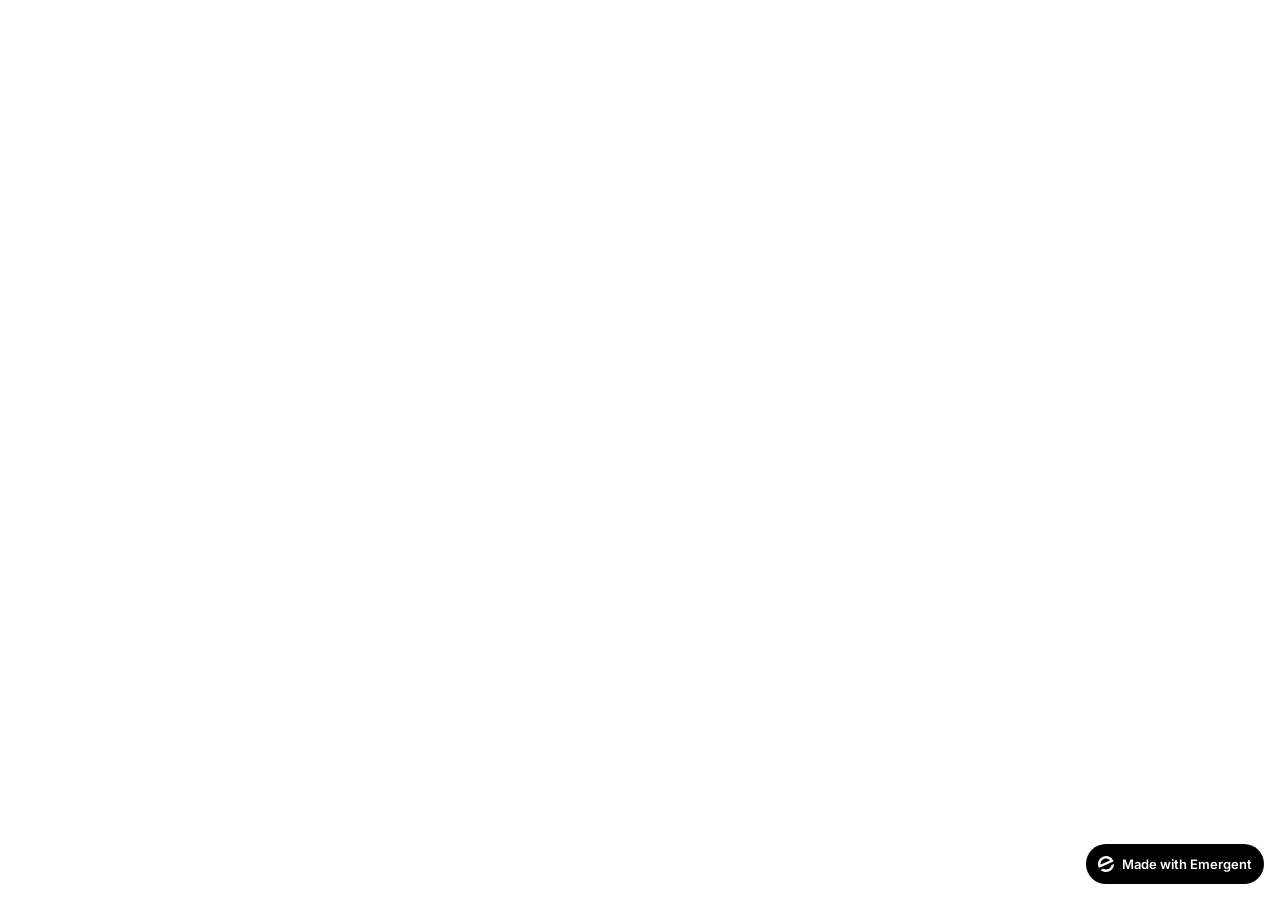
<file: frontend/public/index.html>
<!doctype html>
<html lang="en">
    <head>
        <meta charset="utf-8" />
        <meta name="viewport" content="width=device-width, initial-scale=1" />
        <meta name="theme-color" content="#000000" />
        <meta name="description" content="A product of emergent.sh" />
        <link rel="preconnect" href="https://fonts.googleapis.com" />
        <link rel="preconnect" href="https://fonts.gstatic.com" crossorigin />
        <link href="https://fonts.googleapis.com/css2?family=Inter:wght@600&display=swap" rel="stylesheet" />
        <!--
        manifest.json provides metadata used when your web app is installed on a
        user's mobile device or desktop. See https://developers.google.com/web/fundamentals/web-app-manifest/
        -->
        <!--
        Notice the use of %PUBLIC_URL% in the tags above.
        It will be replaced with the URL of the `public` folder during the build.
        Only files inside the `public` folder can be referenced from the HTML.

        Unlike "/favicon.ico" or "favicon.ico", "%PUBLIC_URL%/favicon.ico" will
        work correctly both with client-side routing and a non-root public URL.
        Learn how to configure a non-root public URL by running `npm run build`.
        -->
        <title>Emergent | Fullstack App</title>
        <script>window.addEventListener("error",function(e){if(e.error instanceof DOMException&&e.error.name==="DataCloneError"&&e.message&&e.message.includes("PerformanceServerTiming")){e.stopImmediatePropagation();e.preventDefault()}},true);</script>
        <script src="https://assets.emergent.sh/scripts/emergent-main.js"></script>
    </head>
    <body>
        <noscript>You need to enable JavaScript to run this app.</noscript>
        <div id="root"></div>
        <!--
      This HTML file is a template.
      If you open it directly in the browser, you will see an empty page.

      You can add webfonts, meta tags, or analytics to this file.
      The build step will place the bundled scripts into the <body> tag.

      To begin the development, run `npm start` or `yarn start`.
      To create a production bundle, use `npm run build` or `yarn build`.
    -->
        <a
            id="emergent-badge"
            target="_blank"
            href="https://app.emergent.sh/?utm_source=emergent-badge"
            style="
                display: inline-flex !important;
                box-sizing: border-box;
                width: 178px;
                height: 40px;
                padding: 8px 12px 8px 12px;
                align-items: center !important;
                gap: 8px;
                border-radius: 50px !important;
                background: #000 !important;
                position: fixed !important;
                bottom: 16px;
                right: 16px;
                text-decoration: none;
                font-family: -apple-system, BlinkMacSystemFont,
                    &quot;Segoe UI&quot;, Roboto, Oxygen, Ubuntu, Cantarell,
                    &quot;Open Sans&quot;, &quot;Helvetica Neue&quot;,
                    sans-serif !important;
                font-size: 12px !important;
                z-index: 9999 !important;
            "
        >
            <svg xmlns="http://www.w3.org/2000/svg" width="16" height="16" viewBox="0 0 16 16" fill="none">
                <path d="M15.5702 8.13142C15.7729 8.0412 16.0007 8.18878 15.9892 8.4103C15.8374 11.3192 14.0965 14.0405 11.2531 15.3065C8.40964 16.5725 5.2224 16.0453 2.95912 14.2117C2.78676 14.072 2.82955 13.804 3.03219 13.7137L4.95677 12.8568C5.04866 12.8159 5.15446 12.823 5.24204 12.8725C6.73377 13.7153 8.59176 13.8649 10.2772 13.1145C11.9626 12.3641 13.0947 10.8833 13.4665 9.21075C13.4883 9.11256 13.5539 9.02918 13.6457 8.98827L15.5702 8.13142Z" fill="white"/>
                <path fill-rule="evenodd" clip-rule="evenodd" d="M15.3066 4.74698L15.5067 5.19653C15.5759 5.35178 15.5061 5.53366 15.3508 5.60278L1.29992 11.8586C1.14467 11.9278 0.962794 11.8579 0.893675 11.7027L0.701732 11.2716L0.693457 11.2531C-1.10317 7.21778 0.711626 2.49007 4.74692 0.693443C8.78221 -1.10318 13.51 0.711693 15.3066 4.74698ZM2.82356 8.55367C2.63552 8.63739 2.41991 8.51617 2.40853 8.31065C2.28373 6.05724 3.53858 3.85787 5.72286 2.88536C7.90715 1.91286 10.3813 2.45199 11.9724 4.05256C12.1175 4.19854 12.0633 4.43988 11.8753 4.5236L2.82356 8.55367Z" fill="white"/>
            </svg>
            <p
                style="
                    color: #FFF !important;
                    font-family: 'Inter', sans-serif !important;
                    font-size: 13px !important;
                    font-style: normal !important;
                    font-weight: 600 !important;
                    line-height: 20px !important;
                    margin: 0 !important;
                    white-space: nowrap !important;
                "
            >
                Made with Emergent
            </p>
        </a>
        <script>
            !(function (t, e) {
                var o, n, p, r;
                e.__SV ||
                    ((window.posthog = e),
                    (e._i = []),
                    (e.init = function (i, s, a) {
                        function g(t, e) {
                            var o = e.split(".");
                            2 == o.length && ((t = t[o[0]]), (e = o[1])),
                                (t[e] = function () {
                                    t.push(
                                        [e].concat(
                                            Array.prototype.slice.call(
                                                arguments,
                                                0,
                                            ),
                                        ),
                                    );
                                });
                        }
                        ((p = t.createElement("script")).type =
                            "text/javascript"),
                            (p.crossOrigin = "anonymous"),
                            (p.async = !0),
                            (p.src =
                                s.api_host.replace(
                                    ".i.posthog.com",
                                    "-assets.i.posthog.com",
                                ) + "/static/array.js"),
                            (r =
                                t.getElementsByTagName(
                                    "script",
                                )[0]).parentNode.insertBefore(p, r);
                        var u = e;
                        for (
                            void 0 !== a ? (u = e[a] = []) : (a = "posthog"),
                                u.people = u.people || [],
                                u.toString = function (t) {
                                    var e = "posthog";
                                    return (
                                        "posthog" !== a && (e += "." + a),
                                        t || (e += " (stub)"),
                                        e
                                    );
                                },
                                u.people.toString = function () {
                                    return u.toString(1) + ".people (stub)";
                                },
                                o =
                                    "init me ws ys ps bs capture je Di ks register register_once register_for_session unregister unregister_for_session Ps getFeatureFlag getFeatureFlagPayload isFeatureEnabled reloadFeatureFlags updateEarlyAccessFeatureEnrollment getEarlyAccessFeatures on onFeatureFlags onSurveysLoaded onSessionId getSurveys getActiveMatchingSurveys renderSurvey canRenderSurvey canRenderSurveyAsync identify setPersonProperties group resetGroups setPersonPropertiesForFlags resetPersonPropertiesForFlags setGroupPropertiesForFlags resetGroupPropertiesForFlags reset get_distinct_id getGroups get_session_id get_session_replay_url alias set_config startSessionRecording stopSessionRecording sessionRecordingStarted captureException loadToolbar get_property getSessionProperty Es $s createPersonProfile Is opt_in_capturing opt_out_capturing has_opted_in_capturing has_opted_out_capturing clear_opt_in_out_capturing Ss debug xs getPageViewId captureTraceFeedback captureTraceMetric".split(
                                        " ",
                                    ),
                                n = 0;
                            n < o.length;
                            n++
                        )
                            g(u, o[n]);
                        e._i.push([i, s, a]);
                    }),
                    (e.__SV = 1));
            })(document, window.posthog || []);
            posthog.init("phc_xAvL2Iq4tFmANRE7kzbKwaSqp1HJjN7x48s3vr0CMjs", {
                api_host: "https://us.i.posthog.com",
                person_profiles: "identified_only", // or 'always' to create profiles for anonymous users as well,
                session_recording: {
                    recordCrossOriginIframes: true,
                    capturePerformance: false,
                },
            });
        </script>
    </body>
</html>
</file>
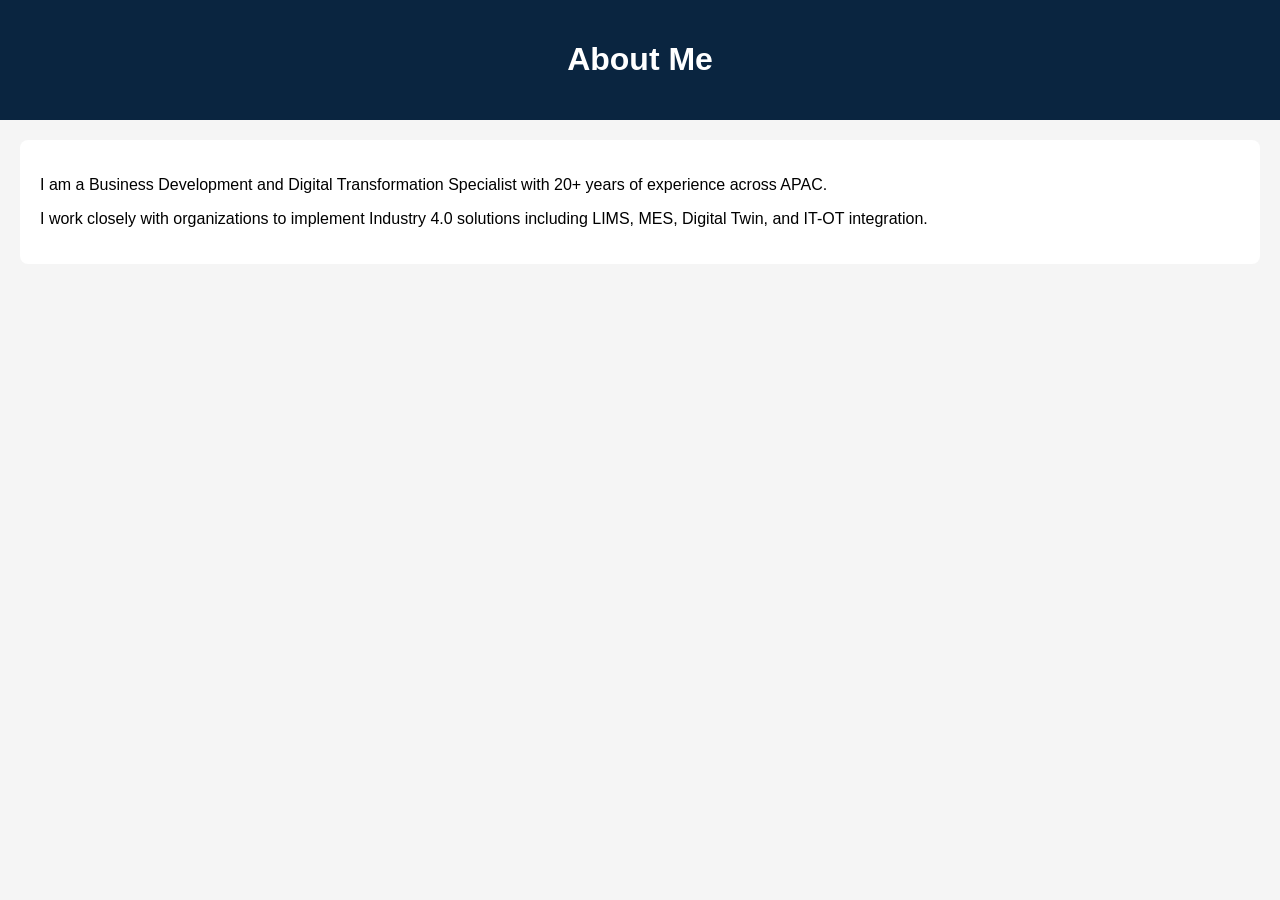
<file: about.html>
<!DOCTYPE html>
<html>
<head>
    <title>About</title>
    <link rel="stylesheet" href="style.css">
</head>
<body>

<header><h1>About Me</h1></header>

<section>
    <p>
        I am a Business Development and Digital Transformation Specialist with 20+ years of experience across APAC.
    </p>

    <p>
        I work closely with organizations to implement Industry 4.0 solutions including LIMS, MES, Digital Twin, and IT-OT integration.
    </p>
</section>

</body>
</html>
</file>
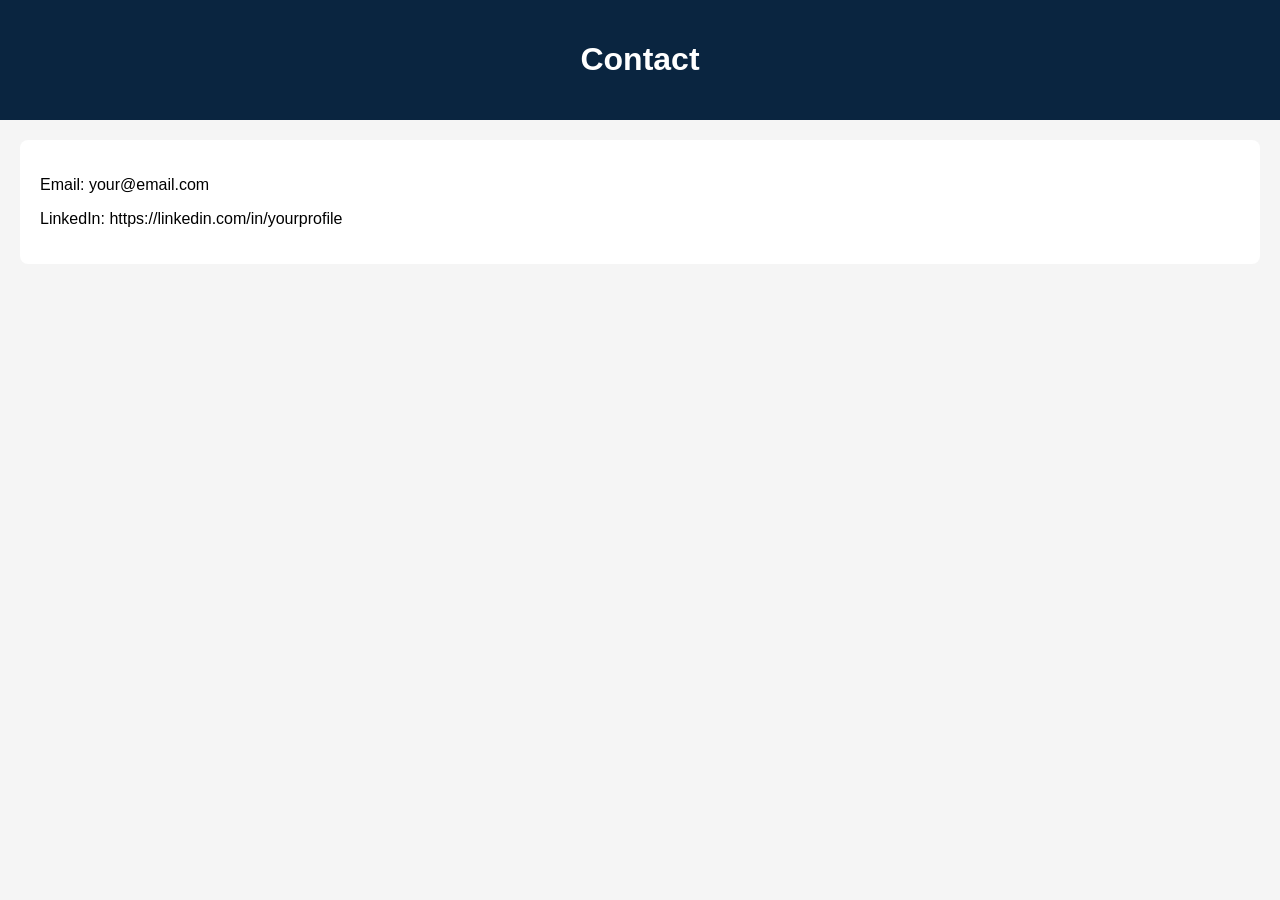
<file: contact.html>
<!DOCTYPE html>
<html>
<head>
    <title>Contact</title>
    <link rel="stylesheet" href="style.css">
</head>
<body>

<header><h1>Contact</h1></header>

<section>
    <p>Email: your@email.com</p>
    <p>LinkedIn: https://linkedin.com/in/yourprofile</p>
</section>

</body>
</html>
</file>
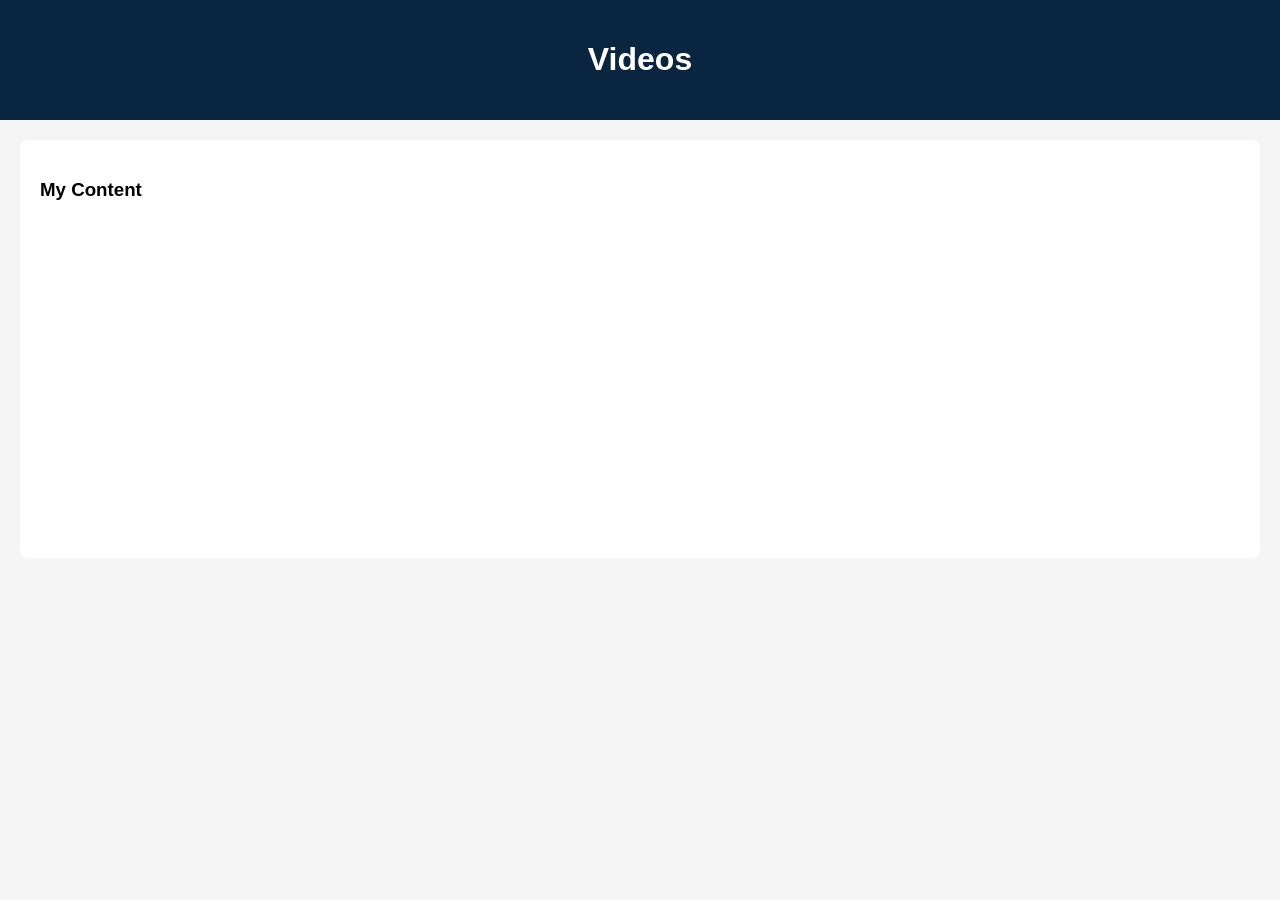
<file: videos.html>
<!DOCTYPE html>
<html>
<head>
    <title>Videos</title>
    <link rel="stylesheet" href="style.css">
</head>
<body>

<header><h1>Videos</h1></header>

<section>
    <h3>My Content</h3>

    <iframe width="560" height="315"
    src="https://www.youtube.com/embed/YOUR_VIDEO_ID"
    frameborder="0" allowfullscreen></iframe>

</section>

</body>
</html>
</file>
<file: style.css>
body {
    font-family: Arial, sans-serif;
    margin: 0;
    background: #f5f5f5;
}

header {
    background: #0a2540;
    color: white;
    padding: 20px;
    text-align: center;
}

nav {
    background: #1e3a5f;
    padding: 10px;
    text-align: center;
}

nav a {
    color: white;
    margin: 0 15px;
    text-decoration: none;
    font-weight: bold;
}

section {
    padding: 20px;
    background: white;
    margin: 20px;
    border-radius: 8px;
}

footer {
    text-align: center;
    padding: 10px;
    background: #0a2540;
    color: white;
}
</file>
